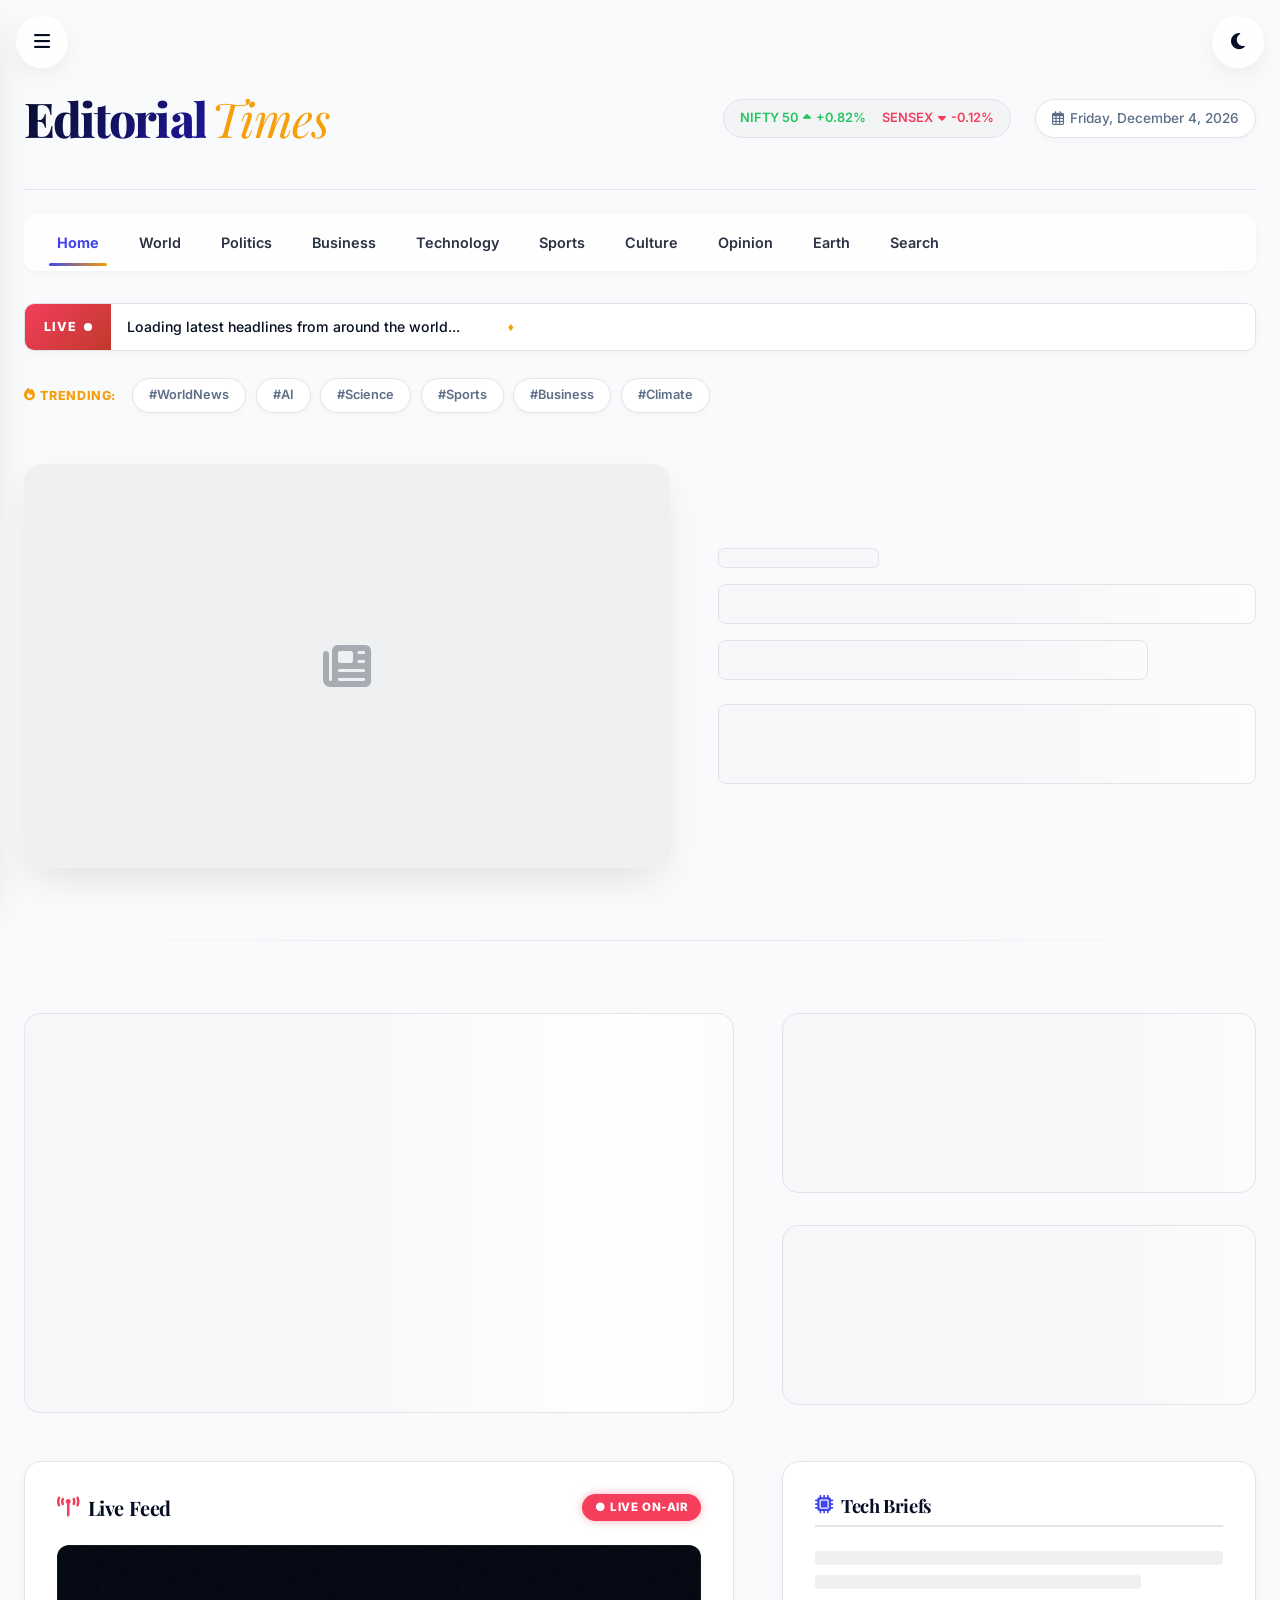
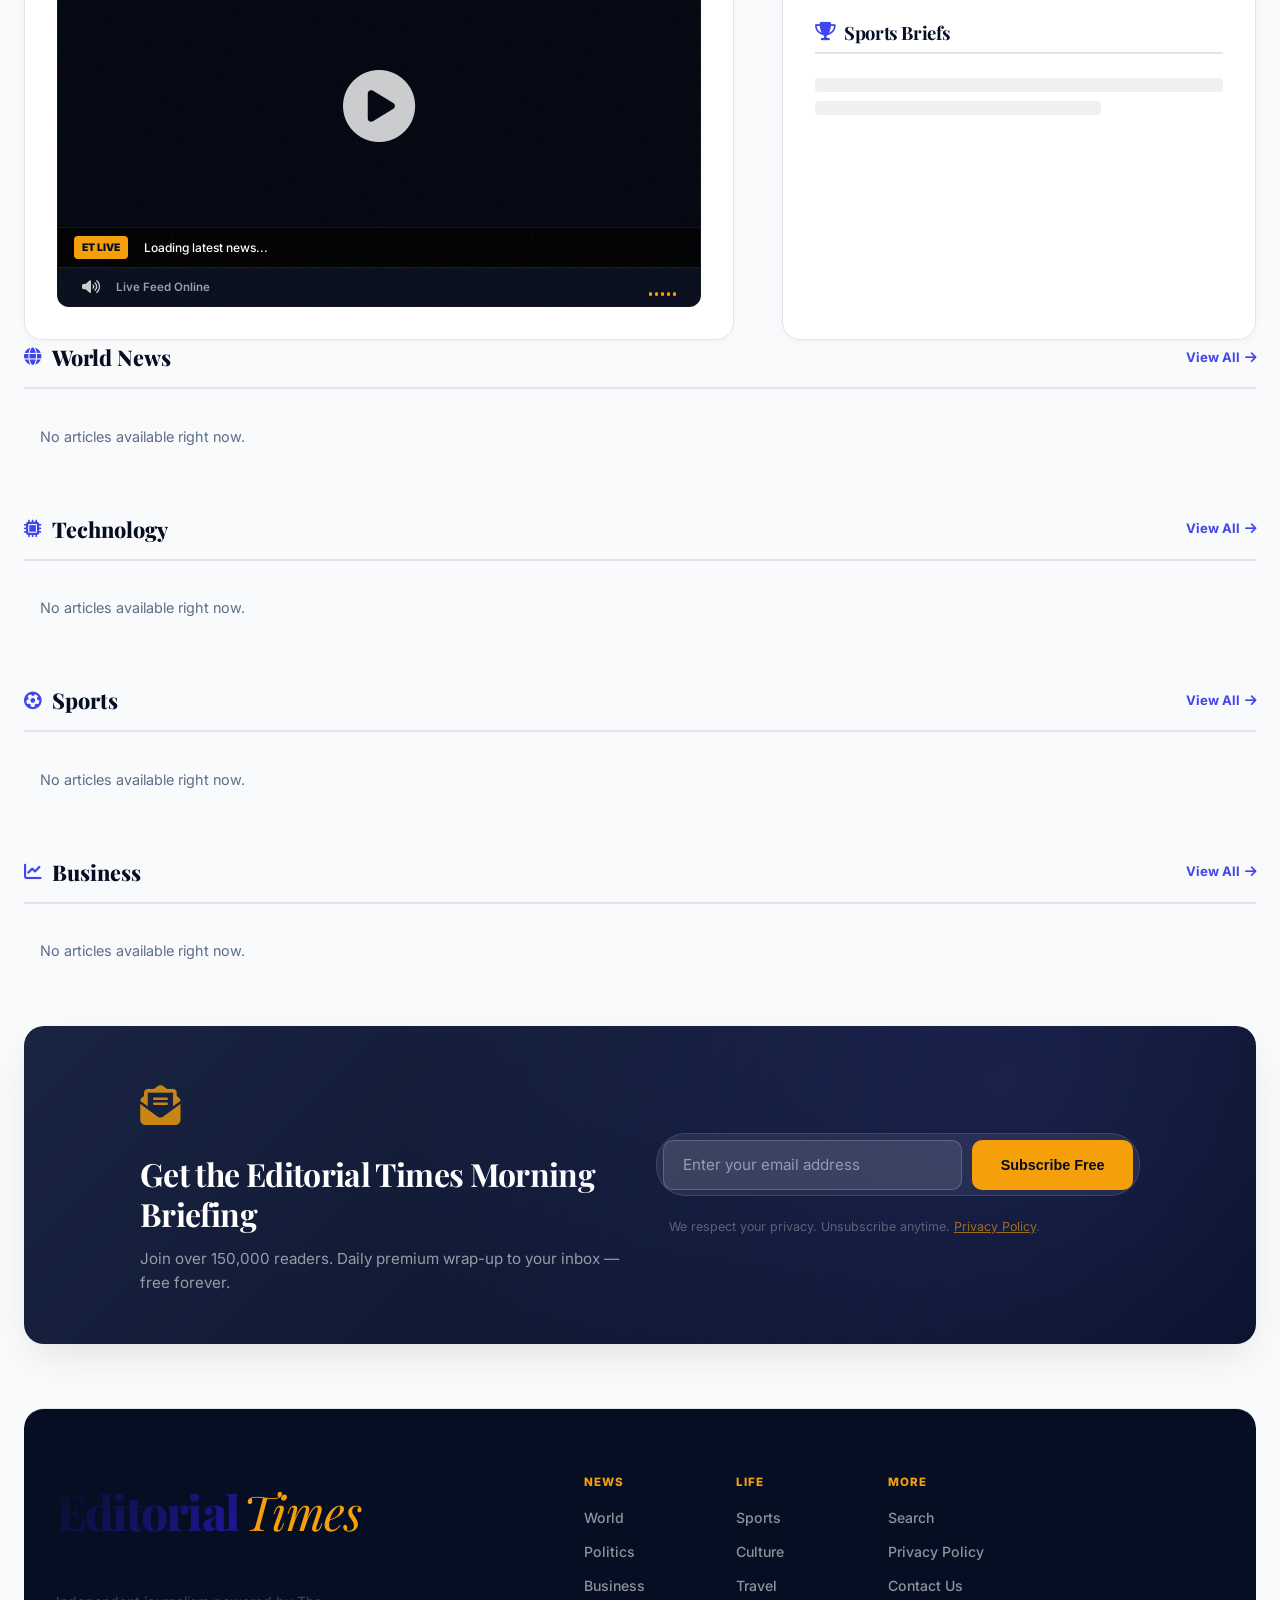
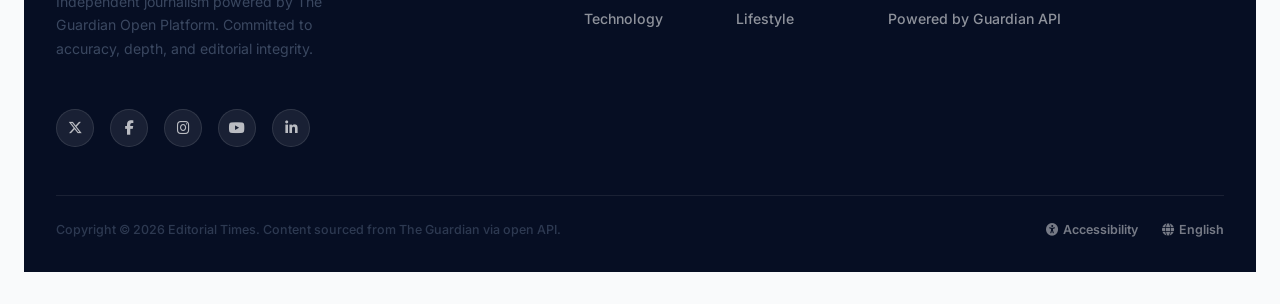
<file: index.html>
<!DOCTYPE html>
<html lang="en">
<head>
  <meta charset="UTF-8"/>
  <meta name="viewport" content="width=device-width, initial-scale=1.0"/>
  <meta name="description" content="Editorial Times - Live breaking news, deep analytics and stories from around the globe, powered by The Guardian API."/>
  <title>Editorial Times - Breaking News & Analysis</title>
  <link rel="preconnect" href="https://fonts.googleapis.com">
  <link rel="preconnect" href="https://fonts.gstatic.com" crossorigin>
  <link href="https://fonts.googleapis.com/css2?family=Inter:wght@300;400;500;600;700;800&family=Playfair+Display:ital,wght@0,400;0,600;0,700;0,800;1,400;1,700&display=swap" rel="stylesheet">
  <link rel="stylesheet" href="https://cdnjs.cloudflare.com/ajax/libs/font-awesome/6.4.0/css/all.min.css"/>
  <link rel="stylesheet" href="style.css"/>
</head>
<body class="loading">

<div class="reading-progress-bar" id="progressBar" aria-hidden="true"></div>
<a href="#main-content" class="skip-to-content">Skip to content</a>

<button class="sidebar-toggle" id="sidebarToggle" aria-label="Open Navigation">
  <i class="fas fa-bars"></i>
</button>
<button class="dark-mode-toggle" id="darkModeToggle" aria-label="Toggle Dark Mode">
  <i class="fas fa-moon"></i>
</button>

<div class="sidebar-overlay" id="sidebarOverlay"></div>

<aside class="sidebar" id="sidebar" aria-label="Main Navigation">
  <div class="sidebar-header">
    <h2 class="sidebar-brand">Editorial Times</h2>
    <button class="sidebar-close" id="sidebarClose" aria-label="Close Sidebar">
      <i class="fas fa-times"></i>
    </button>
  </div>
  <div class="sidebar-user">
    <div class="user-avatar">ET</div>
    <div class="user-info">
      <span class="user-name">Guest Reader</span>
      <span class="user-status">Free Access · Live News</span>
    </div>
  </div>
  <div class="search-container">
    <input type="text" placeholder="Search news, topics..." id="searchInput" aria-label="Search articles"/>
    <button class="search-btn" id="searchBtn" aria-label="Search">
      <i class="fas fa-search"></i>
    </button>
  </div>
  <nav class="sidebar-nav">
    <ul class="menu">
      <li class="menu-item active">
        <a href="index.html" class="menu-link">
          <div><i class="fas fa-home"></i><span>Home</span></div>
        </a>
      </li>
      <li class="menu-item has-submenu">
        <button class="menu-link toggle-submenu" aria-expanded="false" aria-controls="news-sub">
          <div><i class="fas fa-newspaper"></i><span>News</span></div>
          <i class="fas fa-chevron-down arrow"></i>
        </button>
        <ul class="submenu" id="news-sub">
          <li><a href="category.html?section=world">World News</a></li>
          <li><a href="category.html?section=politics">Politics</a></li>
          <li><a href="category.html?section=business">Business</a></li>
          <li><a href="category.html?section=technology">Technology</a></li>
        </ul>
      </li>
      <li class="menu-item">
        <a href="category.html?section=sport" class="menu-link">
          <div><i class="fas fa-futbol"></i><span>Sports</span></div>
        </a>
      </li>
      <li class="menu-item has-submenu">
        <button class="menu-link toggle-submenu" aria-expanded="false" aria-controls="biz-sub">
          <div><i class="fas fa-chart-line"></i><span>Business</span></div>
          <i class="fas fa-chevron-down arrow"></i>
        </button>
        <ul class="submenu" id="biz-sub">
          <li><a href="category.html?section=business">Markets</a></li>
          <li><a href="category.html?section=business">Economy</a></li>
        </ul>
      </li>
      <li class="menu-item has-submenu">
        <button class="menu-link toggle-submenu" aria-expanded="false" aria-controls="tech-sub">
          <div><i class="fas fa-lightbulb"></i><span>Innovation</span></div>
          <i class="fas fa-chevron-down arrow"></i>
        </button>
        <ul class="submenu" id="tech-sub">
          <li><a href="category.html?section=technology">Artificial Intelligence</a></li>
          <li><a href="category.html?section=science">Science</a></li>
          <li><a href="category.html?section=environment">Environment</a></li>
        </ul>
      </li>
      <li class="menu-item has-submenu">
        <button class="menu-link toggle-submenu" aria-expanded="false" aria-controls="cult-sub">
          <div><i class="fas fa-palette"></i><span>Culture</span></div>
          <i class="fas fa-chevron-down arrow"></i>
        </button>
        <ul class="submenu" id="cult-sub">
          <li><a href="category.html?section=film">Film &amp; Cinema</a></li>
          <li><a href="category.html?section=music">Music</a></li>
          <li><a href="category.html?section=books">Books</a></li>
        </ul>
      </li>
      <li class="menu-item">
        <a href="category.html?section=travel" class="menu-link">
          <div><i class="fas fa-plane"></i><span>Travel</span></div>
        </a>
      </li>
      <li class="menu-item">
        <a href="category.html?section=lifeandstyle" class="menu-link">
          <div><i class="fas fa-heart"></i><span>Lifestyle</span></div>
        </a>
      </li>
      <li class="menu-item">
        <a href="search.html" class="menu-link">
          <div><i class="fas fa-search"></i><span>Search</span></div>
        </a>
      </li>
    </ul>
  </nav>
  <div class="sidebar-footer">
    <span class="sidebar-tag">ENGAGE</span>
    <div class="sidebar-socials">
      <a href="#" aria-label="Twitter X"><i class="fab fa-x-twitter"></i></a>
      <a href="#" aria-label="YouTube"><i class="fab fa-youtube"></i></a>
      <a href="#" aria-label="Instagram"><i class="fab fa-instagram"></i></a>
    </div>
  </div>
</aside>

<div class="main-wrapper">
  <header class="header">
    <div class="header-content">
      <div class="logo-section">
        <div class="logo">
          <span class="logo-text">Editorial</span>
          <span class="logo-accent">Times</span>
        </div>
      </div>
      <div class="header-widgets">
        <div class="market-ticker" aria-label="Market data">
          <span class="market-index positive" id="mkt1">NIFTY 50 <i class="fas fa-caret-up"></i> +0.82%</span>
          <span class="market-index negative" id="mkt2">SENSEX <i class="fas fa-caret-down"></i> -0.12%</span>
        </div>
        <div class="header-date">
          <i class="far fa-calendar-alt"></i>
          <span id="currentDate"></span>
        </div>
      </div>
    </div>
  </header>

  <nav class="top-nav" aria-label="Section navigation">
    <ul class="nav-list" id="topNavList">
      <li><a href="index.html" class="active">Home</a></li>
      <li><a href="category.html?section=world">World</a></li>
      <li><a href="category.html?section=politics">Politics</a></li>
      <li><a href="category.html?section=business">Business</a></li>
      <li><a href="category.html?section=technology">Technology</a></li>
      <li><a href="category.html?section=sport">Sports</a></li>
      <li><a href="category.html?section=culture">Culture</a></li>
      <li><a href="category.html?section=opinion">Opinion</a></li>
      <li><a href="category.html?section=environment">Earth</a></li>
      <li><a href="search.html">Search</a></li>
    </ul>
  </nav>

  <!-- Ticker: populated by API -->
  <div class="breaking-news-ticker" role="region" aria-label="Breaking news">
    <span class="ticker-label">LIVE <span class="pulse-dot"></span></span>
    <div class="ticker-wrap">
      <div class="ticker-items" id="tickerItems">
        <span class="ticker-item">Loading latest headlines from around the world...</span>
      </div>
    </div>
  </div>

  <!-- Trending pills: populated by API tags -->
  <div class="trending-topics" aria-label="Trending topics">
    <span class="trending-label"><i class="fas fa-fire"></i> TRENDING:</span>
    <div class="trending-pills" id="trendingPills">
      <a href="category.html?section=world" class="trending-pill">#WorldNews</a>
      <a href="category.html?section=technology" class="trending-pill">#AI</a>
      <a href="category.html?section=science" class="trending-pill">#Science</a>
      <a href="category.html?section=sport" class="trending-pill">#Sports</a>
      <a href="category.html?section=business" class="trending-pill">#Business</a>
      <a href="category.html?section=environment" class="trending-pill">#Climate</a>
    </div>
  </div>

  <main class="main-content" id="main-content">

    <!-- HERO: loaded by API -->
    <article class="featured-story" id="heroSection" data-scroll>
      <div class="hero-split-grid">
        <div class="hero-image-wrapper" style="background:hsl(var(--surface-dark))">
          <div style="width:100%;height:100%;display:flex;align-items:center;justify-content:center;opacity:.3;font-size:3rem;">
            <i class="fas fa-newspaper"></i>
          </div>
        </div>
        <div class="hero-content-wrapper">
          <div style="display:flex;flex-direction:column;gap:1rem">
            <div class="skel-card" style="height:20px;width:30%;border-radius:6px"></div>
            <div class="skel-card" style="height:40px;border-radius:8px"></div>
            <div class="skel-card" style="height:40px;width:80%;border-radius:8px"></div>
            <div class="skel-card" style="height:80px;border-radius:8px;margin-top:.5rem"></div>
          </div>
        </div>
      </div>
    </article>

    <div class="section-divider" aria-hidden="true"></div>

    <!-- MAIN GRID: left big card + right secondary -->
    <section class="news-grid" id="mainGrid">
      <div class="skel-card main-card" style="min-height:400px"></div>
      <div class="secondary-column" id="secondaryCol">
        <div class="skel-card" style="min-height:180px"></div>
        <div class="skel-card" style="min-height:180px"></div>
      </div>
      <!-- Live TV widget stays as-is -->
      <section class="live-section" data-scroll aria-label="Live TV Feed">
        <div class="live-header">
          <h2><i class="fas fa-broadcast-tower"></i> Live Feed</h2>
          <span class="live-badge">● LIVE ON-AIR</span>
        </div>
        <div class="video-showcase-box">
          <div class="noise-overlay"></div>
          <div class="interactive-tv-container">
            <div class="tv-screen-content">
              <i class="fas fa-play-circle play-overlay-trigger" id="tvPlayIcon" role="button" tabindex="0" aria-label="Toggle playback"></i>
              <div class="tv-ticker-overlay">
                <span class="tv-ticker-tag">ET LIVE</span>
                <span class="tv-ticker-text" id="tvTickerText">Loading latest news...</span>
              </div>
            </div>
          </div>
          <div class="tv-controls-dashboard">
            <div class="playback-bar">
              <button class="tv-dash-btn" id="tvMuteBtn" aria-label="Mute"><i class="fas fa-volume-up"></i></button>
              <span class="feed-uptime">Live Feed Online</span>
            </div>
            <div class="live-audio-waveform" aria-hidden="true">
              <span class="wave-bar"></span><span class="wave-bar"></span><span class="wave-bar"></span>
              <span class="wave-bar"></span><span class="wave-bar"></span>
            </div>
          </div>
        </div>
      </section>
      <!-- Quick briefs: loaded by API -->
      <section class="quick-news" id="quickBriefs" data-scroll aria-label="Latest briefs">
        <div class="quick-section">
          <h3><i class="fas fa-microchip"></i> Tech Briefs</h3>
          <div id="techBriefs"><div class="skel-line" style="height:14px;margin:.6rem 0;border-radius:4px;background:hsl(var(--surface-dark))"></div><div class="skel-line" style="height:14px;width:80%;border-radius:4px;background:hsl(var(--surface-dark))"></div></div>
        </div>
        <div class="quick-section">
          <h3><i class="fas fa-trophy"></i> Sports Briefs</h3>
          <div id="sportsBriefs"><div class="skel-line" style="height:14px;margin:.6rem 0;border-radius:4px;background:hsl(var(--surface-dark))"></div><div class="skel-line" style="height:14px;width:70%;border-radius:4px;background:hsl(var(--surface-dark))"></div></div>
        </div>
      </section>
    </section>

    <!-- CATEGORY STRIPS -->
    <div id="categoryStrips"></div>

    <!-- Newsletter -->
    <section class="newsletter-cta" data-scroll>
      <div class="newsletter-grid">
        <div class="newsletter-heading">
          <div class="envelope-badge"><i class="fas fa-envelope-open-text"></i></div>
          <h2>Get the Editorial Times Morning Briefing</h2>
          <p>Join over 150,000 readers. Daily premium wrap-up to your inbox — free forever.</p>
        </div>
        <form class="newsletter-form" id="newsletterForm" aria-label="Newsletter signup">
          <div class="form-input-group">
            <input type="email" placeholder="Enter your email address" required/>
            <button type="submit" class="submit-btn">
              <span class="btn-text">Subscribe Free</span>
              <span class="btn-spinner"><i class="fas fa-circle-notch fa-spin"></i></span>
            </button>
          </div>
          <p class="form-privacy-note">We respect your privacy. Unsubscribe anytime. <a href="#">Privacy Policy</a>.</p>
        </form>
      </div>
    </section>
  </main>

  <footer class="footer">
    <div class="footer-content">
      <div class="footer-brand-column">
        <div class="footer-logo">
          <span class="logo-text">Editorial</span>
          <span class="logo-accent">Times</span>
        </div>
        <p class="footer-mission">Independent journalism powered by The Guardian Open Platform. Committed to accuracy, depth, and editorial integrity.</p>
        <div class="social-links">
          <a href="#" aria-label="Twitter X"><i class="fab fa-x-twitter"></i></a>
          <a href="#" aria-label="Facebook"><i class="fab fa-facebook-f"></i></a>
          <a href="#" aria-label="Instagram"><i class="fab fa-instagram"></i></a>
          <a href="#" aria-label="YouTube"><i class="fab fa-youtube"></i></a>
          <a href="#" aria-label="LinkedIn"><i class="fab fa-linkedin-in"></i></a>
        </div>
      </div>
      <nav class="footer-nav">
        <div class="footer-links-group">
          <span class="footer-col-title">News</span>
          <a href="category.html?section=world">World</a>
          <a href="category.html?section=politics">Politics</a>
          <a href="category.html?section=business">Business</a>
          <a href="category.html?section=technology">Technology</a>
        </div>
        <div class="footer-links-group">
          <span class="footer-col-title">Life</span>
          <a href="category.html?section=sport">Sports</a>
          <a href="category.html?section=culture">Culture</a>
          <a href="category.html?section=travel">Travel</a>
          <a href="category.html?section=lifeandstyle">Lifestyle</a>
        </div>
        <div class="footer-links-group">
          <span class="footer-col-title">More</span>
          <a href="search.html">Search</a>
          <a href="#">Privacy Policy</a>
          <a href="#">Contact Us</a>
          <a href="https://open-platform.theguardian.com" target="_blank" rel="noopener">Powered by Guardian API</a>
        </div>
      </nav>
    </div>
    <div class="footer-divider"></div>
    <div class="footer-bottom">
      <p class="copyright">Copyright &copy; 2026 Editorial Times. Content sourced from The Guardian via open API.</p>
      <div class="footer-meta-links">
        <a href="#"><i class="fas fa-universal-access"></i> Accessibility</a>
        <a href="#"><i class="fas fa-globe"></i> English</a>
      </div>
    </div>
  </footer>
</div>

<div class="toast-container" id="toastContainer" aria-live="assertive" aria-atomic="true"></div>

<script src="script.js"></script>
<script src="api.js"></script>
<script>
// ── HOME PAGE LOGIC ─────────────────────────────────────────────────────────

async function loadHero() {
  const data = await getLatest(1);
  if (!data?.results?.length) return;
  const a = data.results[0];
  const img = getThumb(a);
  const trail = a.fields?.trailText || '';
  const byline = a.fields?.byline || a.sectionName;
  const ago = timeAgo(a.webPublicationDate);
  document.getElementById('heroSection').innerHTML = `
    <div class="hero-split-grid">
      <div class="hero-image-wrapper">
        <img src="${img}" alt="${escapeHTML(a.webTitle)}" class="story-image" width="800" height="500"
             onerror="this.src='${FALLBACKS.default}'"/>
        <div class="hero-tag-badge">LATEST</div>
      </div>
      <div class="hero-content-wrapper">
        <div class="article-meta">
          <span class="category font-sans">${escapeHTML(a.sectionName)}</span>
          <span class="divider">•</span>
          <span class="date">${ago}</span>
        </div>
        <h1 class="main-headline">${escapeHTML(a.webTitle)}</h1>
        <div class="story-text">
          <p class="lead">${escapeHTML(trail)}</p>
        </div>
        <div class="article-actions">
          <a href="${articlePageUrl(a)}" class="action-btn read-more">Read Story <i class="fas fa-arrow-right"></i></a>
          <button class="action-btn bookmark-btn" data-bookmarked="false" aria-label="Bookmark">
            <i class="far fa-bookmark"></i>
          </button>
          <button class="action-btn share-btn" aria-label="Share"><i class="far fa-share-square"></i></button>
        </div>
      </div>
    </div>`;
  // update live TV ticker text
  const tvText = document.getElementById('tvTickerText');
  if (tvText) tvText.textContent = a.webTitle;
  reattachInteractivity();
}

async function loadMainGrid() {
  const data = await getTopStories(3, 2); // skip page 1 (hero used it)
  if (!data?.results) return;
  const [main, c1, c2] = data.results;

  if (main) {
    document.querySelector('#mainGrid .skel-card.main-card').outerHTML = renderBigCard(main);
  }
  const sec = document.getElementById('secondaryCol');
  const cards = [c1, c2].filter(Boolean).map(renderCompactCard).join('');
  sec.innerHTML = cards || '';
  reattachInteractivity();
}

function renderBigCard(a) {
  const img = getThumb(a);
  const badge = sectionBadgeClass(a.sectionId);
  const trail = a.fields?.trailText || '';
  const url = articlePageUrl(a);
  return `
  <article class="news-card main-card" data-scroll>
    <div class="card-image-container">
      <img src="${img}" alt="${escapeHTML(a.webTitle)}" class="news-img" width="600" height="350"
           onerror="this.src='${FALLBACKS.default}'"/>
      <span class="category-badge ${badge}">${escapeHTML(a.sectionName)}</span>
      <button class="card-bookmark" data-bookmarked="false" aria-label="Bookmark"><i class="far fa-bookmark"></i></button>
    </div>
    <div class="card-body">
      <h2 class="news-title"><a href="${url}">${escapeHTML(a.webTitle)}</a></h2>
      <p class="news-excerpt">${escapeHTML(trail)}</p>
      <div class="card-footer">
        <a href="${url}" class="read-more">Read Full Story <i class="fas fa-arrow-right"></i></a>
        <div class="card-stats"><span><i class="far fa-clock"></i> ${timeAgo(a.webPublicationDate)}</span></div>
      </div>
    </div>
  </article>`;
}

function renderCompactCard(a) {
  const img = getThumb(a);
  const badge = sectionBadgeClass(a.sectionId);
  const trail = a.fields?.trailText || '';
  const url = articlePageUrl(a);
  return `
  <article class="news-card compact" data-scroll>
    <div class="compact-content">
      <div class="card-image-container">
        <img src="${img}" alt="${escapeHTML(a.webTitle)}" class="compact-img" width="200" height="180"
             onerror="this.src='${FALLBACKS.default}'"/>
        <span class="category-badge ${badge}">${escapeHTML(a.sectionName)}</span>
        <button class="card-bookmark" data-bookmarked="false" aria-label="Bookmark"><i class="far fa-bookmark"></i></button>
      </div>
      <div class="compact-text">
        <h3 class="news-title small"><a href="${url}">${escapeHTML(a.webTitle)}</a></h3>
        <p class="news-excerpt">${escapeHTML(trail.slice(0,120))}${trail.length > 120 ? '…' : ''}</p>
        <div class="card-footer">
          <a href="${url}" class="read-more">Read More <i class="fas fa-arrow-right"></i></a>
          <span class="brief-time">${timeAgo(a.webPublicationDate)}</span>
        </div>
      </div>
    </div>
  </article>`;
}

function renderQuickItem(a) {
  const url = articlePageUrl(a);
  return `
  <article class="quick-item">
    <div class="brief-meta">
      <span class="brief-time">${timeAgo(a.webPublicationDate)}</span>
      <span class="brief-bullet"></span>
    </div>
    <h4><a href="${url}">${escapeHTML(a.webTitle)}</a></h4>
    <p>${escapeHTML((a.fields?.trailText || '').slice(0,110))}…</p>
  </article>`;
}

async function loadQuickBriefs() {
  const [tech, sport] = await Promise.all([
    getCategoryStrip('technology', 2),
    getCategoryStrip('sport', 2)
  ]);
  if (tech?.results) document.getElementById('techBriefs').innerHTML = tech.results.map(renderQuickItem).join('');
  if (sport?.results) document.getElementById('sportsBriefs').innerHTML = sport.results.map(renderQuickItem).join('');
}

async function loadTicker() {
  const data = await getTopStories(12);
  if (!data?.results) return;
  const items = data.results.map(a => `<span class="ticker-item">${escapeHTML(a.webTitle)}</span>`).join('');
  const track = document.getElementById('tickerItems');
  track.innerHTML = items + items; // duplicate for seamless loop
}

const CAT_STRIPS = [
  { section:'world',      label:'World News',   icon:'fa-globe' },
  { section:'technology', label:'Technology',   icon:'fa-microchip' },
  { section:'sport',      label:'Sports',       icon:'fa-futbol' },
  { section:'business',   label:'Business',     icon:'fa-chart-line' },
];

async function loadCategoryStrips() {
  const container = document.getElementById('categoryStrips');
  for (const { section, label, icon } of CAT_STRIPS) {
    const stripEl = document.createElement('div');
    stripEl.className = 'cat-strip';
    stripEl.innerHTML = `
      <div class="cat-strip-header">
        <div class="cat-strip-title"><i class="fas ${icon} strip-icon"></i>${label}</div>
        <a href="category.html?section=${section}" class="cat-strip-link">View All <i class="fas fa-arrow-right"></i></a>
      </div>
      <div class="strip-grid" id="strip-${section}">${skeleton(3)}</div>`;
    container.appendChild(stripEl);

    const data = await getCategoryStrip(section, 3);
    const grid = document.getElementById(`strip-${section}`);
    if (data?.results?.length) {
      grid.innerHTML = data.results.map(a => {
        const img = getThumb(a);
        const url = articlePageUrl(a);
        return `
          <a href="${url}" class="strip-card" data-scroll>
            <div class="strip-card-img"><img src="${img}" alt="${escapeHTML(a.webTitle)}" loading="lazy"
                 onerror="this.src='${FALLBACKS[section] || FALLBACKS.default}'"/></div>
            <div class="strip-card-body">
              <div class="strip-card-tag">${escapeHTML(a.sectionName)}</div>
              <div class="strip-card-title">${escapeHTML(a.webTitle)}</div>
              <div class="strip-card-meta">${timeAgo(a.webPublicationDate)}</div>
            </div>
          </a>`;
      }).join('');
      reattachInteractivity();
    } else {
      grid.innerHTML = '<p style="color:hsl(var(--muted));font-size:.9rem;padding:1rem">No articles available right now.</p>';
    }
  }
}

// Boot
(async () => {
  await Promise.all([loadHero(), loadTicker()]);
  await Promise.all([loadMainGrid(), loadQuickBriefs()]);
  loadCategoryStrips();
})();
</script>
</body>
</html>
</file>
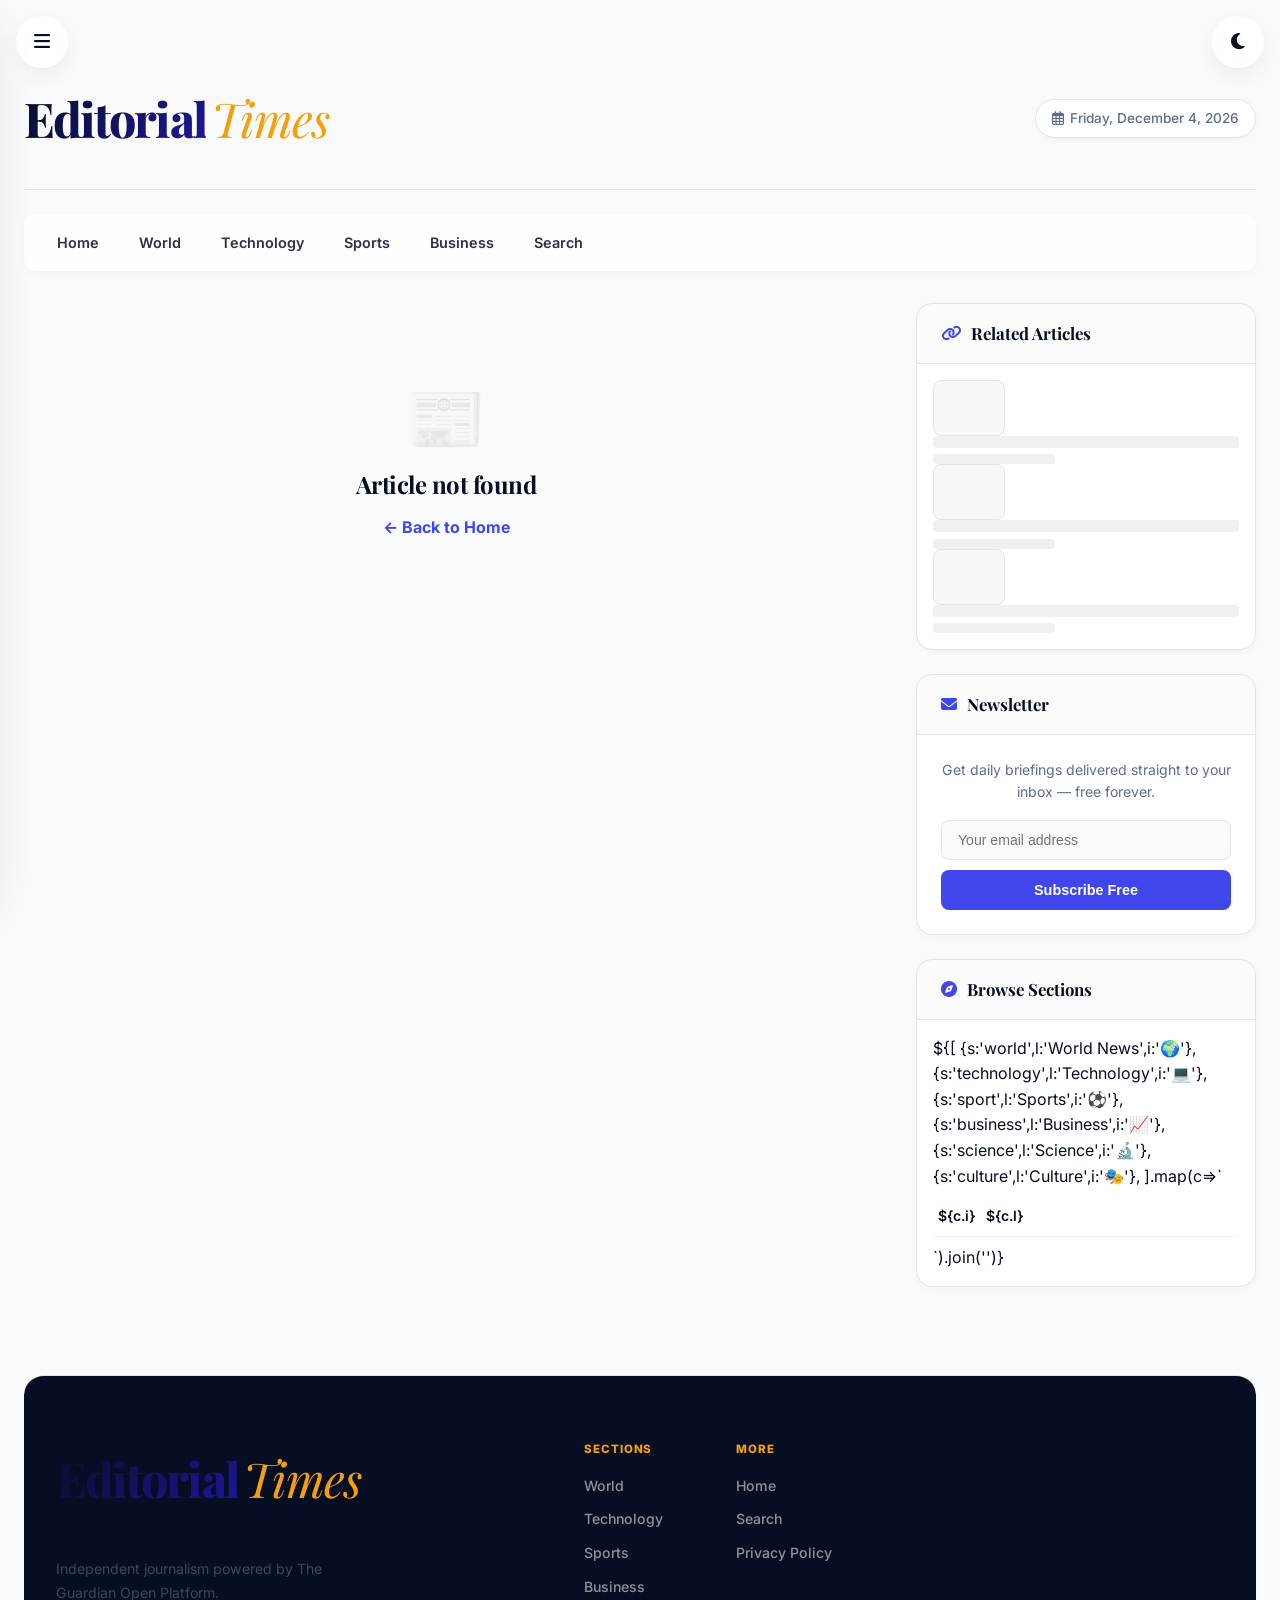
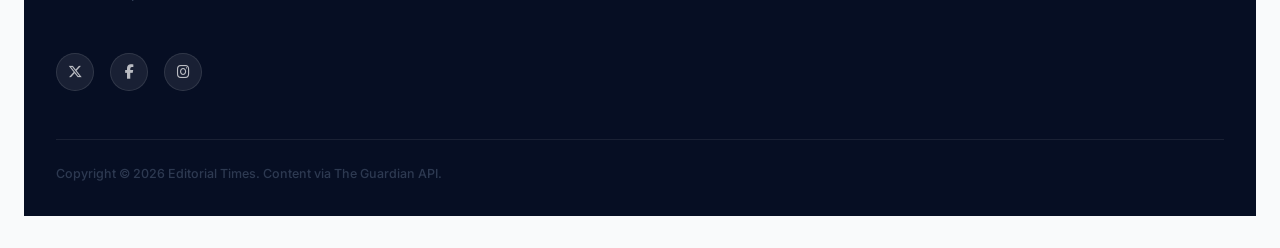
<file: article.html>
<!DOCTYPE html>
<html lang="en">
<head>
  <meta charset="UTF-8"/>
  <meta name="viewport" content="width=device-width, initial-scale=1.0"/>
  <title>Article - Editorial Times</title>
  <link rel="preconnect" href="https://fonts.googleapis.com">
  <link rel="preconnect" href="https://fonts.gstatic.com" crossorigin>
  <link href="https://fonts.googleapis.com/css2?family=Inter:wght@300;400;500;600;700;800&family=Playfair+Display:ital,wght@0,400;0,600;0,700;0,800;1,400;1,700&display=swap" rel="stylesheet">
  <link rel="stylesheet" href="https://cdnjs.cloudflare.com/ajax/libs/font-awesome/6.4.0/css/all.min.css"/>
  <link rel="stylesheet" href="style.css"/>
</head>
<body class="loading">

<div class="reading-progress-bar" id="progressBar" aria-hidden="true"></div>
<a href="#main-content" class="skip-to-content">Skip to content</a>
<button class="sidebar-toggle" id="sidebarToggle"><i class="fas fa-bars"></i></button>
<button class="dark-mode-toggle" id="darkModeToggle"><i class="fas fa-moon"></i></button>
<div class="sidebar-overlay" id="sidebarOverlay"></div>

<aside class="sidebar" id="sidebar">
  <div class="sidebar-header">
    <h2 class="sidebar-brand">Editorial Times</h2>
    <button class="sidebar-close" id="sidebarClose"><i class="fas fa-times"></i></button>
  </div>
  <div class="sidebar-user">
    <div class="user-avatar">ET</div>
    <div class="user-info"><span class="user-name">Guest Reader</span><span class="user-status">Free Access</span></div>
  </div>
  <div class="search-container">
    <input type="text" placeholder="Search news, topics..." id="searchInput"/>
    <button class="search-btn" id="searchBtn"><i class="fas fa-search"></i></button>
  </div>
  <nav class="sidebar-nav">
    <ul class="menu">
      <li class="menu-item"><a href="index.html" class="menu-link"><div><i class="fas fa-home"></i><span>Home</span></div></a></li>
      <li class="menu-item has-submenu">
        <button class="menu-link toggle-submenu" aria-expanded="false" aria-controls="news-sub">
          <div><i class="fas fa-newspaper"></i><span>News</span></div><i class="fas fa-chevron-down arrow"></i>
        </button>
        <ul class="submenu" id="news-sub">
          <li><a href="category.html?section=world">World News</a></li>
          <li><a href="category.html?section=politics">Politics</a></li>
          <li><a href="category.html?section=business">Business</a></li>
          <li><a href="category.html?section=technology">Technology</a></li>
        </ul>
      </li>
      <li class="menu-item"><a href="category.html?section=sport" class="menu-link"><div><i class="fas fa-futbol"></i><span>Sports</span></div></a></li>
      <li class="menu-item"><a href="search.html" class="menu-link"><div><i class="fas fa-search"></i><span>Search</span></div></a></li>
    </ul>
  </nav>
  <div class="sidebar-footer">
    <span class="sidebar-tag">ENGAGE</span>
    <div class="sidebar-socials">
      <a href="#"><i class="fab fa-x-twitter"></i></a>
      <a href="#"><i class="fab fa-youtube"></i></a>
      <a href="#"><i class="fab fa-instagram"></i></a>
    </div>
  </div>
</aside>

<div class="main-wrapper">
  <header class="header">
    <div class="header-content">
      <div class="logo-section">
        <div class="logo"><a href="index.html" style="text-decoration:none;display:flex;align-items:baseline;gap:.3rem">
          <span class="logo-text">Editorial</span><span class="logo-accent">Times</span>
        </a></div>
      </div>
      <div class="header-widgets">
        <div class="header-date"><i class="far fa-calendar-alt"></i><span id="currentDate"></span></div>
      </div>
    </div>
  </header>

  <nav class="top-nav">
    <ul class="nav-list" id="topNav">
      <li><a href="index.html">Home</a></li>
      <li><a href="category.html?section=world">World</a></li>
      <li><a href="category.html?section=technology">Technology</a></li>
      <li><a href="category.html?section=sport">Sports</a></li>
      <li><a href="category.html?section=business">Business</a></li>
      <li><a href="search.html">Search</a></li>
    </ul>
  </nav>

  <main id="main-content">
    <div class="article-layout">

      <!-- Main article -->
      <div class="article-main" id="articleMain">
        <!-- Skeleton while loading -->
        <div id="articleSkeleton">
          <div style="display:flex;gap:.5rem;margin-bottom:1.5rem">
            <div class="skel-line s" style="height:12px;width:80px;border-radius:4px;background:hsl(var(--surface-dark))"></div>
            <div class="skel-line s" style="height:12px;width:40px;border-radius:4px;background:hsl(var(--surface-dark))"></div>
            <div class="skel-line s" style="height:12px;width:80px;border-radius:4px;background:hsl(var(--surface-dark))"></div>
          </div>
          <div class="skel-card" style="height:50px;margin-bottom:1rem;border-radius:8px"></div>
          <div class="skel-card" style="height:50px;width:75%;margin-bottom:2rem;border-radius:8px"></div>
          <div class="skel-card" style="height:200px;margin-bottom:2rem;border-radius:12px"></div>
          <div class="skel-card" style="height:400px;border-radius:12px;margin-bottom:1rem"></div>
        </div>
      </div>

      <!-- Sidebar widgets -->
      <aside class="article-sidebar" id="articleSidebar">
        <div class="sidebar-widget" id="relatedWidget">
          <div class="widget-header"><i class="fas fa-link"></i> Related Articles</div>
          <div class="widget-body" id="relatedList">
            <div class="related-item-skel"><div class="related-thumb skel-card"></div><div class="related-info"><div class="skel-line" style="height:12px;margin-bottom:.4rem;border-radius:4px;background:hsl(var(--surface-dark))"></div><div class="skel-line s" style="height:10px;border-radius:4px;background:hsl(var(--surface-dark))"></div></div></div>
            <div class="related-item-skel"><div class="related-thumb skel-card"></div><div class="related-info"><div class="skel-line" style="height:12px;margin-bottom:.4rem;border-radius:4px;background:hsl(var(--surface-dark))"></div><div class="skel-line s" style="height:10px;border-radius:4px;background:hsl(var(--surface-dark))"></div></div></div>
            <div class="related-item-skel"><div class="related-thumb skel-card"></div><div class="related-info"><div class="skel-line" style="height:12px;margin-bottom:.4rem;border-radius:4px;background:hsl(var(--surface-dark))"></div><div class="skel-line s" style="height:10px;border-radius:4px;background:hsl(var(--surface-dark))"></div></div></div>
          </div>
        </div>
        <div class="sidebar-widget">
          <div class="widget-header"><i class="fas fa-envelope"></i> Newsletter</div>
          <div class="newsletter-widget">
            <p>Get daily briefings delivered straight to your inbox — free forever.</p>
            <input type="email" placeholder="Your email address"/>
            <button onclick="if(typeof showToast==='function')showToast('Subscribed! Check your inbox.','fa-check')">Subscribe Free</button>
          </div>
        </div>
        <div class="sidebar-widget">
          <div class="widget-header"><i class="fas fa-compass"></i> Browse Sections</div>
          <div class="widget-body" style="display:flex;flex-direction:column;gap:.5rem">
            ${[
              {s:'world',l:'World News',i:'🌍'},
              {s:'technology',l:'Technology',i:'💻'},
              {s:'sport',l:'Sports',i:'⚽'},
              {s:'business',l:'Business',i:'📈'},
              {s:'science',l:'Science',i:'🔬'},
              {s:'culture',l:'Culture',i:'🎭'},
            ].map(c=>`<a href="category.html?section=${c.s}" style="display:flex;align-items:center;gap:.7rem;padding:.5rem .3rem;color:hsl(var(--foreground));font-size:.88rem;font-weight:600;border-bottom:1px solid hsl(var(--border)/0.5);transition:color .15s" onmouseover="this.style.color='hsl(var(--primary))'" onmouseout="this.style.color=''"><span>${c.i}</span>${c.l}</a>`).join('')}
          </div>
        </div>
      </aside>
    </div>
  </main>

  <footer class="footer">
    <div class="footer-content">
      <div class="footer-brand-column">
        <div class="footer-logo"><span class="logo-text">Editorial</span><span class="logo-accent">Times</span></div>
        <p class="footer-mission">Independent journalism powered by The Guardian Open Platform.</p>
        <div class="social-links">
          <a href="#"><i class="fab fa-x-twitter"></i></a>
          <a href="#"><i class="fab fa-facebook-f"></i></a>
          <a href="#"><i class="fab fa-instagram"></i></a>
        </div>
      </div>
      <nav class="footer-nav">
        <div class="footer-links-group">
          <span class="footer-col-title">Sections</span>
          <a href="category.html?section=world">World</a>
          <a href="category.html?section=technology">Technology</a>
          <a href="category.html?section=sport">Sports</a>
          <a href="category.html?section=business">Business</a>
        </div>
        <div class="footer-links-group">
          <span class="footer-col-title">More</span>
          <a href="index.html">Home</a>
          <a href="search.html">Search</a>
          <a href="#">Privacy Policy</a>
        </div>
      </nav>
    </div>
    <div class="footer-divider"></div>
    <div class="footer-bottom">
      <p class="copyright">Copyright &copy; 2026 Editorial Times. Content via The Guardian API.</p>
    </div>
  </footer>
</div>

<div class="toast-container" id="toastContainer" aria-live="assertive"></div>
<script src="script.js"></script>
<script src="api.js"></script>
<script>
const urlP = new URLSearchParams(location.search);
const ARTICLE_ID = urlP.get('id');
const SECTION = urlP.get('sec') || '';

if (!ARTICLE_ID) {
  document.getElementById('articleSkeleton').innerHTML = `
    <div style="text-align:center;padding:4rem 1rem">
      <p style="font-size:4rem;opacity:.2">📰</p>
      <h2 style="margin-bottom:1rem">Article not found</h2>
      <a href="index.html" style="color:hsl(var(--primary));font-weight:700">← Back to Home</a>
    </div>`;
} else {
  loadArticle();
}

async function loadArticle() {
  const data = await getArticleById(ARTICLE_ID);
  const skel = document.getElementById('articleSkeleton');

  if (!data?.content) {
    skel.innerHTML = `<div style="text-align:center;padding:4rem"><p>Could not load article.</p><a href="index.html">← Home</a></div>`;
    return;
  }

  const a = data.content;
  const img = getThumb(a);
  const byline = a.fields?.byline || 'Editorial Times Staff';
  const standfirst = a.fields?.standfirst || a.fields?.trailText || '';
  const bodyText = a.fields?.bodyText || '';
  const wordcount = parseInt(a.fields?.wordcount) || 300;
  const ago = timeAgo(a.webPublicationDate);
  const fullDate = new Date(a.webPublicationDate).toLocaleDateString('en-US', { weekday:'long', year:'numeric', month:'long', day:'numeric' });
  const initials = byline.split(' ').slice(0,2).map(w=>w[0]).join('').toUpperCase() || 'ET';

  // Update nav active state
  if (SECTION) {
    document.querySelectorAll('#topNav a').forEach(a => {
      if (a.href.includes(`section=${SECTION}`)) a.classList.add('active');
    });
  }

  // Update page title
  document.title = `${a.webTitle} - Editorial Times`;

  // Render article
  skel.outerHTML = `
    <div id="articleContent">
      <div class="article-breadcrumb">
        <a href="index.html">Home</a>
        <span>›</span>
        <a href="category.html?section=${a.sectionId}">${escapeHTML(a.sectionName)}</a>
        <span>›</span>
        <span style="color:hsl(var(--foreground));font-weight:500">${escapeHTML(a.webTitle.slice(0,40))}…</span>
      </div>

      <div class="article-header">
        <div class="article-section-tag">${escapeHTML(a.sectionName)}</div>
        <h1 class="article-headline">${escapeHTML(a.webTitle)}</h1>
        ${standfirst ? `<p class="article-standfirst">${escapeHTML(standfirst.replace(/<[^>]*>/g,''))}</p>` : ''}
      </div>

      <div class="article-byline-bar">
        <div class="author-avatar">${escapeHTML(initials)}</div>
        <div class="author-info">
          <div class="author-name">${escapeHTML(byline)}</div>
          <div class="article-date">${escapeHTML(fullDate)}</div>
        </div>
        <div class="article-stats">
          <span><i class="far fa-clock"></i> ${readTime(wordcount)}</span>
          <span><i class="fas fa-calendar-alt"></i> ${ago}</span>
        </div>
      </div>

      <div class="article-hero-image">
        <img src="${img}" alt="${escapeHTML(a.webTitle)}" onerror="this.src='${FALLBACKS.default}'"/>
      </div>

      <div class="article-share-bar">
        <span>SHARE</span>
        <button class="share-social-btn" title="Copy link" onclick="copyToClipboard(window.location.href).then(()=>showToast('Link copied!','fa-link')).catch(()=>showToast('Unable to copy link.','fa-triangle-exclamation'))"><i class="fas fa-link"></i></button>
        <button class="share-social-btn" title="Share on X" onclick="window.open('https://x.com/intent/tweet?text=${encodeURIComponent(a.webTitle)}&url=${encodeURIComponent(a.webUrl)}','_blank')"><i class="fab fa-x-twitter"></i></button>
        <button class="share-social-btn" title="Share on Facebook" onclick="window.open('https://www.facebook.com/sharer/sharer.php?u=${encodeURIComponent(a.webUrl)}','_blank')"><i class="fab fa-facebook-f"></i></button>
        <button class="share-social-btn bookmark-btn" data-bookmarked="false" title="Bookmark" aria-label="Bookmark"><i class="far fa-bookmark"></i></button>
      </div>

      <div class="article-body">
        ${bodyText
          ? bodyText.split('\n').filter(Boolean).slice(0,6).map(p=>`<p>${escapeHTML(p)}</p>`).join('')
          : standfirst
            ? `<p>${escapeHTML(standfirst.replace(/<[^>]*>/g,''))}</p><p>This article was originally published on The Guardian. Click the button below to read the full story.</p>`
            : '<p>Click the button below to read the full story on The Guardian website.</p>'
        }
      </div>

      <a href="${a.webUrl}" target="_blank" rel="noopener" class="read-full-cta">
        <i class="fas fa-external-link-alt"></i>
        Read Full Article on The Guardian
      </a>

      <div class="article-tags">
        <a href="category.html?section=${a.sectionId}" class="article-tag">${escapeHTML(a.sectionName)}</a>
        <a href="search.html?q=${encodeURIComponent(a.webTitle.split(' ').slice(0,3).join(' '))}" class="article-tag">Related Stories</a>
        <span class="article-tag" style="cursor:default;pointer-events:none">${new Date(a.webPublicationDate).getFullYear()}</span>
      </div>
    </div>`;

  reattachInteractivity();

  // Load related articles
  if (a.sectionId) loadRelated(a.sectionId, ARTICLE_ID);
}

async function loadRelated(section, excludeId) {
  const data = await getRelated(section, excludeId, 5);
  if (!data?.results) return;
  const articles = data.results.filter(a => a.id !== decodeURIComponent(excludeId)).slice(0,4);
  document.getElementById('relatedList').innerHTML = articles.map(a => {
    const img = getThumb(a);
    const url = articlePageUrl(a);
    return `
    <a href="${url}" class="related-item">
      <div class="related-thumb"><img src="${img}" alt="${escapeHTML(a.webTitle)}" loading="lazy" onerror="this.src='${FALLBACKS.default}'"/></div>
      <div class="related-info">
        <div class="related-title">${escapeHTML(a.webTitle)}</div>
        <div class="related-meta">${escapeHTML(a.sectionName)} · ${timeAgo(a.webPublicationDate)}</div>
      </div>
    </a>`;
  }).join('');
  reattachInteractivity();
}
</script>
</body>
</html>
</file>
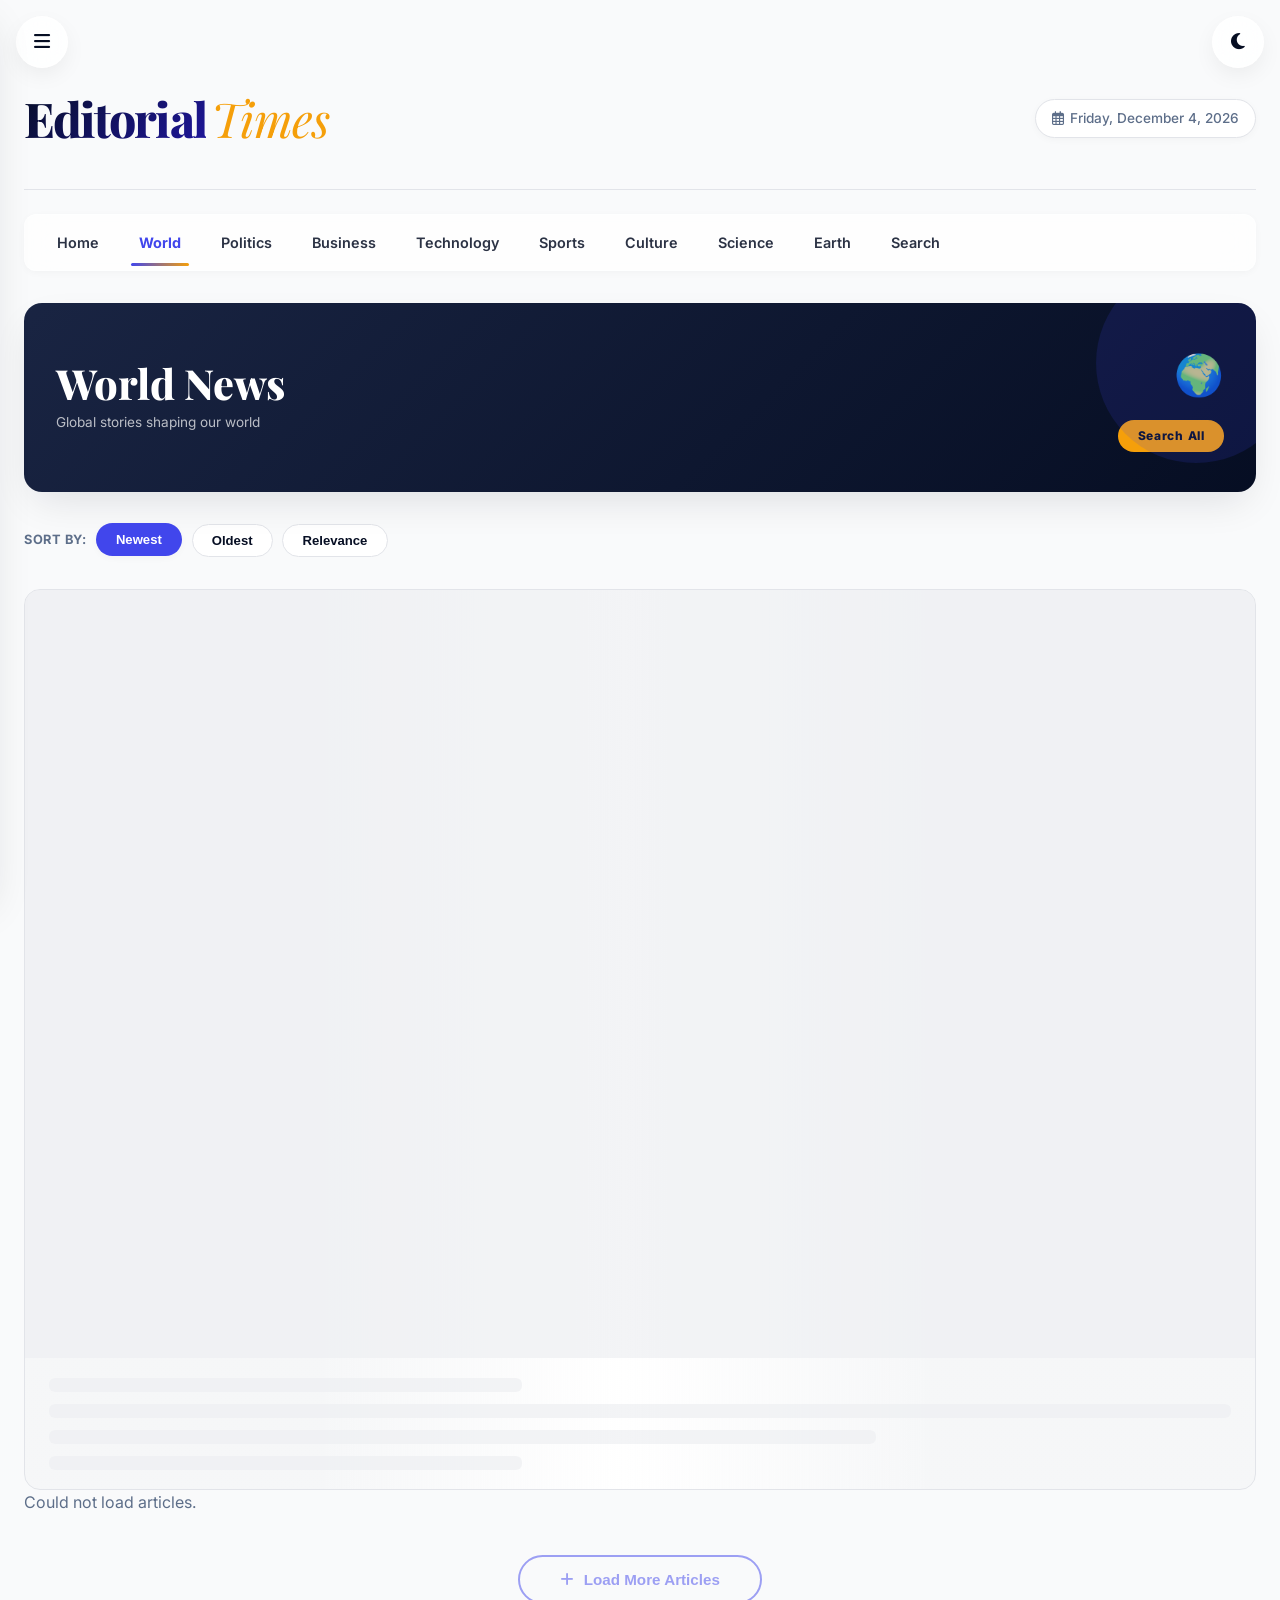
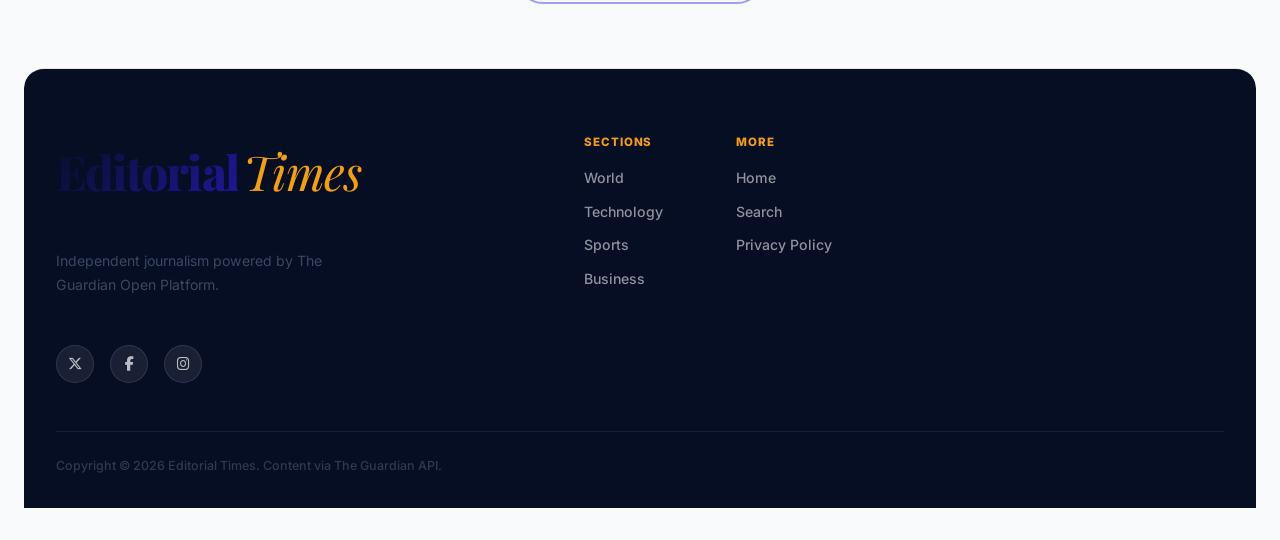
<file: category.html>
<!DOCTYPE html>
<html lang="en">
<head>
  <meta charset="UTF-8"/>
  <meta name="viewport" content="width=device-width, initial-scale=1.0"/>
  <title>Editorial Times - News Section</title>
  <link rel="preconnect" href="https://fonts.googleapis.com">
  <link rel="preconnect" href="https://fonts.gstatic.com" crossorigin>
  <link href="https://fonts.googleapis.com/css2?family=Inter:wght@300;400;500;600;700;800&family=Playfair+Display:ital,wght@0,400;0,600;0,700;0,800;1,400;1,700&display=swap" rel="stylesheet">
  <link rel="stylesheet" href="https://cdnjs.cloudflare.com/ajax/libs/font-awesome/6.4.0/css/all.min.css"/>
  <link rel="stylesheet" href="style.css"/>
</head>
<body class="loading">

<div class="reading-progress-bar" id="progressBar" aria-hidden="true"></div>
<a href="#main-content" class="skip-to-content">Skip to content</a>
<button class="sidebar-toggle" id="sidebarToggle" aria-label="Open Navigation"><i class="fas fa-bars"></i></button>
<button class="dark-mode-toggle" id="darkModeToggle" aria-label="Toggle Dark Mode"><i class="fas fa-moon"></i></button>
<div class="sidebar-overlay" id="sidebarOverlay"></div>

<aside class="sidebar" id="sidebar">
  <div class="sidebar-header">
    <h2 class="sidebar-brand">Editorial Times</h2>
    <button class="sidebar-close" id="sidebarClose"><i class="fas fa-times"></i></button>
  </div>
  <div class="sidebar-user">
    <div class="user-avatar">ET</div>
    <div class="user-info"><span class="user-name">Guest Reader</span><span class="user-status">Free Access</span></div>
  </div>
  <div class="search-container">
    <input type="text" placeholder="Search news, topics..." id="searchInput"/>
    <button class="search-btn" id="searchBtn"><i class="fas fa-search"></i></button>
  </div>
  <nav class="sidebar-nav">
    <ul class="menu">
      <li class="menu-item"><a href="index.html" class="menu-link"><div><i class="fas fa-home"></i><span>Home</span></div></a></li>
      <li class="menu-item has-submenu">
        <button class="menu-link toggle-submenu" aria-expanded="false" aria-controls="news-sub">
          <div><i class="fas fa-newspaper"></i><span>News</span></div><i class="fas fa-chevron-down arrow"></i>
        </button>
        <ul class="submenu" id="news-sub">
          <li><a href="category.html?section=world">World News</a></li>
          <li><a href="category.html?section=politics">Politics</a></li>
          <li><a href="category.html?section=business">Business</a></li>
          <li><a href="category.html?section=technology">Technology</a></li>
        </ul>
      </li>
      <li class="menu-item"><a href="category.html?section=sport" class="menu-link"><div><i class="fas fa-futbol"></i><span>Sports</span></div></a></li>
      <li class="menu-item"><a href="category.html?section=culture" class="menu-link"><div><i class="fas fa-palette"></i><span>Culture</span></div></a></li>
      <li class="menu-item"><a href="category.html?section=science" class="menu-link"><div><i class="fas fa-flask"></i><span>Science</span></div></a></li>
      <li class="menu-item"><a href="category.html?section=environment" class="menu-link"><div><i class="fas fa-leaf"></i><span>Environment</span></div></a></li>
      <li class="menu-item"><a href="category.html?section=travel" class="menu-link"><div><i class="fas fa-plane"></i><span>Travel</span></div></a></li>
      <li class="menu-item"><a href="search.html" class="menu-link"><div><i class="fas fa-search"></i><span>Search</span></div></a></li>
    </ul>
  </nav>
  <div class="sidebar-footer">
    <span class="sidebar-tag">ENGAGE</span>
    <div class="sidebar-socials">
      <a href="#"><i class="fab fa-x-twitter"></i></a>
      <a href="#"><i class="fab fa-youtube"></i></a>
      <a href="#"><i class="fab fa-instagram"></i></a>
    </div>
  </div>
</aside>

<div class="main-wrapper">
  <header class="header">
    <div class="header-content">
      <div class="logo-section">
        <div class="logo"><a href="index.html" style="text-decoration:none;display:flex;align-items:baseline;gap:.3rem">
          <span class="logo-text">Editorial</span><span class="logo-accent">Times</span>
        </a></div>
      </div>
      <div class="header-widgets">
        <div class="header-date"><i class="far fa-calendar-alt"></i><span id="currentDate"></span></div>
      </div>
    </div>
  </header>

  <nav class="top-nav">
    <ul class="nav-list">
      <li><a href="index.html">Home</a></li>
      <li><a href="category.html?section=world">World</a></li>
      <li><a href="category.html?section=politics">Politics</a></li>
      <li><a href="category.html?section=business">Business</a></li>
      <li><a href="category.html?section=technology">Technology</a></li>
      <li><a href="category.html?section=sport">Sports</a></li>
      <li><a href="category.html?section=culture">Culture</a></li>
      <li><a href="category.html?section=science">Science</a></li>
      <li><a href="category.html?section=environment">Earth</a></li>
      <li><a href="search.html">Search</a></li>
    </ul>
  </nav>

  <main class="main-content" id="main-content">

    <!-- Category banner -->
    <div class="cat-banner" id="catBanner">
      <div>
        <div class="cat-banner-title" id="bannerTitle">Loading…</div>
        <div class="cat-banner-meta" id="bannerMeta"></div>
      </div>
      <div style="display:flex;flex-direction:column;align-items:flex-end;gap:.8rem">
        <div class="cat-banner-icon" id="bannerIcon"></div>
        <a href="search.html" class="cat-banner-badge">Search All</a>
      </div>
    </div>

    <!-- Sort bar -->
    <div class="sort-bar">
      <span>SORT BY:</span>
      <button class="sort-btn active" data-order="newest" onclick="changeSort('newest',this)">Newest</button>
      <button class="sort-btn" data-order="oldest" onclick="changeSort('oldest',this)">Oldest</button>
      <button class="sort-btn" data-order="relevance" onclick="changeSort('relevance',this)">Relevance</button>
    </div>

    <!-- Featured first article -->
    <div id="catFeature"></div>

    <!-- Articles grid -->
    <div class="articles-grid" id="articlesGrid"></div>

    <!-- Load More -->
    <div class="load-more-wrap">
      <button class="load-more-btn" id="loadMoreBtn" onclick="loadMore()" disabled>
        <i class="fas fa-plus"></i> Load More Articles
      </button>
    </div>

  </main>

  <footer class="footer">
    <div class="footer-content">
      <div class="footer-brand-column">
        <div class="footer-logo"><span class="logo-text">Editorial</span><span class="logo-accent">Times</span></div>
        <p class="footer-mission">Independent journalism powered by The Guardian Open Platform.</p>
        <div class="social-links">
          <a href="#"><i class="fab fa-x-twitter"></i></a>
          <a href="#"><i class="fab fa-facebook-f"></i></a>
          <a href="#"><i class="fab fa-instagram"></i></a>
        </div>
      </div>
      <nav class="footer-nav">
        <div class="footer-links-group">
          <span class="footer-col-title">Sections</span>
          <a href="category.html?section=world">World</a>
          <a href="category.html?section=technology">Technology</a>
          <a href="category.html?section=sport">Sports</a>
          <a href="category.html?section=business">Business</a>
        </div>
        <div class="footer-links-group">
          <span class="footer-col-title">More</span>
          <a href="index.html">Home</a>
          <a href="search.html">Search</a>
          <a href="#">Privacy Policy</a>
        </div>
      </nav>
    </div>
    <div class="footer-divider"></div>
    <div class="footer-bottom">
      <p class="copyright">Copyright &copy; 2026 Editorial Times. Content via The Guardian API.</p>
    </div>
  </footer>
</div>

<div class="toast-container" id="toastContainer" aria-live="assertive"></div>

<script src="script.js"></script>
<script src="api.js"></script>
<script>
const SECTION_META = {
  world:        { label:'World News',    icon:'🌍', desc:'Global stories shaping our world' },
  technology:   { label:'Technology',   icon:'💻', desc:'Innovation, AI and the digital frontier' },
  sport:        { label:'Sports',       icon:'⚽', desc:'Live scores, results and analysis' },
  business:     { label:'Business',     icon:'📈', desc:'Markets, economy and corporate news' },
  politics:     { label:'Politics',     icon:'🏛️', desc:'Policy, elections and government' },
  culture:      { label:'Culture',      icon:'🎭', desc:'Arts, film, music and books' },
  science:      { label:'Science',      icon:'🔬', desc:'Discoveries and breakthroughs' },
  environment:  { label:'Environment',  icon:'🌱', desc:'Climate, nature and sustainability' },
  travel:       { label:'Travel',       icon:'✈️', desc:'Destinations, tips and adventures' },
  lifeandstyle: { label:'Life & Style', icon:'❤️', desc:'Food, health and wellbeing' },
  opinion:      { label:'Opinion',      icon:'💬', desc:'Comment and analysis' },
  film:         { label:'Film',         icon:'🎬', desc:'Cinema, reviews and interviews' },
  music:        { label:'Music',        icon:'🎵', desc:'Releases, reviews and artists' },
  books:        { label:'Books',        icon:'📚', desc:'Literature, reviews and interviews' },
};

const params = new URLSearchParams(location.search);
const SECTION = params.get('section') || 'world';
let currentPage = 1;
let currentOrder = 'newest';
let totalPages = 1;

// Set active nav link
document.querySelectorAll('.nav-list a').forEach(a => {
  if (a.href.includes(`section=${SECTION}`)) a.classList.add('active');
});

// Banner
const meta = SECTION_META[SECTION] || { label: SECTION, icon: '📰', desc: '' };
document.title = `${meta.label} - Editorial Times`;
document.getElementById('bannerTitle').textContent = meta.label;
document.getElementById('bannerMeta').textContent = meta.desc;
document.getElementById('bannerIcon').textContent = meta.icon;

function changeSort(order, btn) {
  document.querySelectorAll('.sort-btn').forEach(b => b.classList.remove('active'));
  btn.classList.add('active');
  currentOrder = order;
  currentPage = 1;
  loadArticles(true);
}

async function loadArticles(reset = false) {
  if (reset) {
    document.getElementById('catFeature').innerHTML = skeleton(1);
    document.getElementById('articlesGrid').innerHTML = skeleton(9);
  }
  document.getElementById('loadMoreBtn').disabled = true;

  const data = await getSectionArticles(SECTION, 10, currentPage, currentOrder);
  if (!data) { document.getElementById('articlesGrid').innerHTML = '<p style="color:hsl(var(--muted))">Could not load articles.</p>'; return; }

  totalPages = data.pages || 1;
  const articles = data.results || [];

  if (reset) {
    // Feature card = first article
    const feature = articles[0];
    if (feature) {
      const img = getThumb(feature);
      const trail = feature.fields?.trailText || '';
      const url = articlePageUrl(feature);
      document.getElementById('catFeature').innerHTML = `
        <div class="cat-feature-card" data-scroll>
          <div class="cat-feature-img"><img src="${img}" alt="${escapeHTML(feature.webTitle)}" loading="eager"
               onerror="this.src='${FALLBACKS.default}'"/></div>
          <div class="cat-feature-body">
            <div class="article-meta">
              <span class="category font-sans">${escapeHTML(feature.sectionName)}</span>
              <span class="divider">•</span>
              <span class="date">${timeAgo(feature.webPublicationDate)}</span>
            </div>
            <h2 class="main-headline"><a href="${url}" style="color:inherit;text-decoration:none">${escapeHTML(feature.webTitle)}</a></h2>
            <p class="news-excerpt">${escapeHTML(trail)}</p>
            <a href="${url}" class="read-more" style="margin-top:.5rem">Read Full Story <i class="fas fa-arrow-right"></i></a>
          </div>
        </div>`;
    }
    // Grid = rest
    renderGrid(articles.slice(1), true);
  } else {
    renderGrid(articles, false);
  }

  document.getElementById('loadMoreBtn').disabled = currentPage >= totalPages;
  reattachInteractivity();
}

function renderGrid(articles, clear = false) {
  const grid = document.getElementById('articlesGrid');
  const html = articles.map(a => {
    const img = getThumb(a);
    const badge = sectionBadgeClass(a.sectionId);
    const trail = a.fields?.trailText || '';
    const url = articlePageUrl(a);
    return `
      <article class="news-card" data-scroll>
        <div class="card-image-container">
          <img src="${img}" alt="${escapeHTML(a.webTitle)}" class="news-img" loading="lazy"
               onerror="this.src='${FALLBACKS.default}'"/>
          <span class="category-badge ${badge}">${escapeHTML(a.sectionName)}</span>
          <button class="card-bookmark" data-bookmarked="false" aria-label="Bookmark"><i class="far fa-bookmark"></i></button>
        </div>
        <div class="card-body">
          <h3 class="news-title"><a href="${url}">${escapeHTML(a.webTitle)}</a></h3>
          <p class="news-excerpt">${escapeHTML(trail.slice(0,130))}${trail.length>130?'…':''}</p>
          <div class="card-footer">
            <a href="${url}" class="read-more">Read More <i class="fas fa-arrow-right"></i></a>
            <div class="card-stats"><span>${timeAgo(a.webPublicationDate)}</span></div>
          </div>
        </div>
      </article>`;
  }).join('');
  if (clear) grid.innerHTML = html;
  else grid.innerHTML += html;
}

async function loadMore() {
  currentPage++;
  const btn = document.getElementById('loadMoreBtn');
  btn.disabled = true;
  btn.innerHTML = '<i class="fas fa-circle-notch fa-spin"></i> Loading…';
  const data = await getSectionArticles(SECTION, 10, currentPage, currentOrder);
  if (data?.results) renderGrid(data.results, false);
  btn.innerHTML = '<i class="fas fa-plus"></i> Load More Articles';
  btn.disabled = currentPage >= totalPages;
  reattachInteractivity();
}

loadArticles(true);
</script>
</body>
</html>
</file>
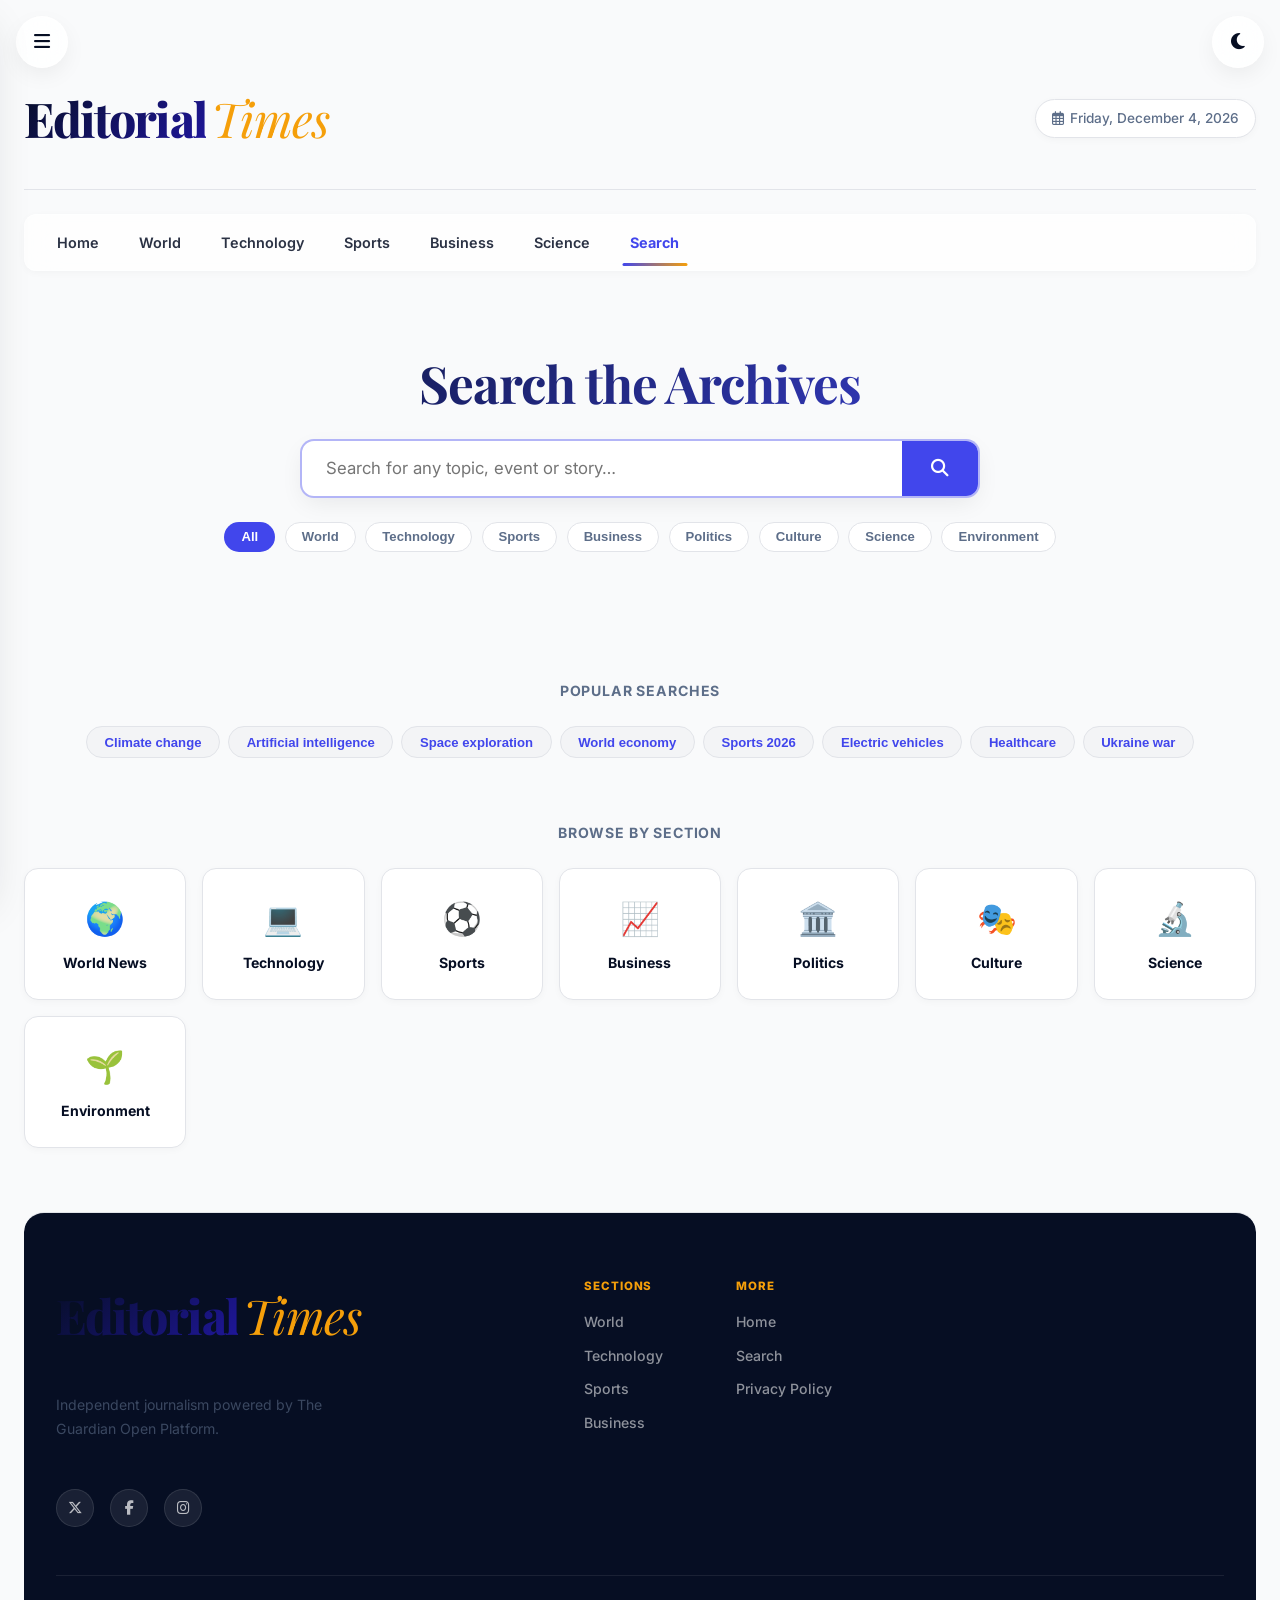
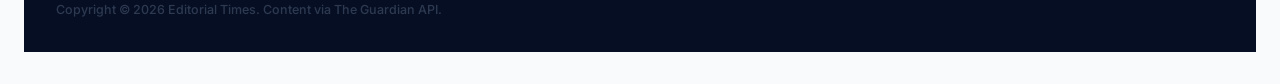
<file: search.html>
<!DOCTYPE html>
<html lang="en">
<head>
  <meta charset="UTF-8"/>
  <meta name="viewport" content="width=device-width, initial-scale=1.0"/>
  <title>Search - Editorial Times</title>
  <link rel="preconnect" href="https://fonts.googleapis.com">
  <link rel="preconnect" href="https://fonts.gstatic.com" crossorigin>
  <link href="https://fonts.googleapis.com/css2?family=Inter:wght@300;400;500;600;700;800&family=Playfair+Display:ital,wght@0,400;0,600;0,700;0,800;1,400;1,700&display=swap" rel="stylesheet">
  <link rel="stylesheet" href="https://cdnjs.cloudflare.com/ajax/libs/font-awesome/6.4.0/css/all.min.css"/>
  <link rel="stylesheet" href="style.css"/>
</head>
<body class="loading">

<div class="reading-progress-bar" id="progressBar" aria-hidden="true"></div>
<a href="#main-content" class="skip-to-content">Skip to content</a>
<button class="sidebar-toggle" id="sidebarToggle"><i class="fas fa-bars"></i></button>
<button class="dark-mode-toggle" id="darkModeToggle"><i class="fas fa-moon"></i></button>
<div class="sidebar-overlay" id="sidebarOverlay"></div>

<aside class="sidebar" id="sidebar">
  <div class="sidebar-header">
    <h2 class="sidebar-brand">Editorial Times</h2>
    <button class="sidebar-close" id="sidebarClose"><i class="fas fa-times"></i></button>
  </div>
  <div class="sidebar-user">
    <div class="user-avatar">ET</div>
    <div class="user-info"><span class="user-name">Guest Reader</span><span class="user-status">Free Access</span></div>
  </div>
  <div class="search-container">
    <input type="text" placeholder="Search news, topics..." id="searchInput"/>
    <button class="search-btn" id="searchBtn"><i class="fas fa-search"></i></button>
  </div>
  <nav class="sidebar-nav">
    <ul class="menu">
      <li class="menu-item"><a href="index.html" class="menu-link"><div><i class="fas fa-home"></i><span>Home</span></div></a></li>
      <li class="menu-item has-submenu">
        <button class="menu-link toggle-submenu" aria-expanded="false" aria-controls="news-sub">
          <div><i class="fas fa-newspaper"></i><span>News</span></div><i class="fas fa-chevron-down arrow"></i>
        </button>
        <ul class="submenu" id="news-sub">
          <li><a href="category.html?section=world">World News</a></li>
          <li><a href="category.html?section=politics">Politics</a></li>
          <li><a href="category.html?section=business">Business</a></li>
          <li><a href="category.html?section=technology">Technology</a></li>
        </ul>
      </li>
      <li class="menu-item"><a href="category.html?section=sport" class="menu-link"><div><i class="fas fa-futbol"></i><span>Sports</span></div></a></li>
      <li class="menu-item active"><a href="search.html" class="menu-link"><div><i class="fas fa-search"></i><span>Search</span></div></a></li>
    </ul>
  </nav>
  <div class="sidebar-footer">
    <span class="sidebar-tag">ENGAGE</span>
    <div class="sidebar-socials">
      <a href="#"><i class="fab fa-x-twitter"></i></a>
      <a href="#"><i class="fab fa-youtube"></i></a>
      <a href="#"><i class="fab fa-instagram"></i></a>
    </div>
  </div>
</aside>

<div class="main-wrapper">
  <header class="header">
    <div class="header-content">
      <div class="logo-section">
        <div class="logo"><a href="index.html" style="text-decoration:none;display:flex;align-items:baseline;gap:.3rem">
          <span class="logo-text">Editorial</span><span class="logo-accent">Times</span>
        </a></div>
      </div>
      <div class="header-widgets">
        <div class="header-date"><i class="far fa-calendar-alt"></i><span id="currentDate"></span></div>
      </div>
    </div>
  </header>

  <nav class="top-nav">
    <ul class="nav-list">
      <li><a href="index.html">Home</a></li>
      <li><a href="category.html?section=world">World</a></li>
      <li><a href="category.html?section=technology">Technology</a></li>
      <li><a href="category.html?section=sport">Sports</a></li>
      <li><a href="category.html?section=business">Business</a></li>
      <li><a href="category.html?section=science">Science</a></li>
      <li><a href="search.html" class="active">Search</a></li>
    </ul>
  </nav>

  <main id="main-content">
    <!-- Search hero -->
    <div class="search-hero">
      <h1>Search the Archives</h1>
      <div class="search-bar-wrap">
        <input type="text" id="queryInput" placeholder="Search for any topic, event or story…" autocomplete="off" aria-label="Search query"/>
        <button onclick="doSearch()" aria-label="Search"><i class="fas fa-search"></i></button>
      </div>

      <!-- Section filter pills -->
      <div class="search-filters" id="sectionFilters">
        <button class="filter-pill active" data-section="" onclick="setSection('',this)">All</button>
        <button class="filter-pill" data-section="world" onclick="setSection('world',this)">World</button>
        <button class="filter-pill" data-section="technology" onclick="setSection('technology',this)">Technology</button>
        <button class="filter-pill" data-section="sport" onclick="setSection('sport',this)">Sports</button>
        <button class="filter-pill" data-section="business" onclick="setSection('business',this)">Business</button>
        <button class="filter-pill" data-section="politics" onclick="setSection('politics',this)">Politics</button>
        <button class="filter-pill" data-section="culture" onclick="setSection('culture',this)">Culture</button>
        <button class="filter-pill" data-section="science" onclick="setSection('science',this)">Science</button>
        <button class="filter-pill" data-section="environment" onclick="setSection('environment',this)">Environment</button>
      </div>
    </div>

    <!-- Results meta row -->
    <div class="search-meta" id="searchMeta" style="display:none"></div>

    <!-- Results -->
    <div class="results-list" id="resultsList"></div>

    <!-- No results -->
    <div id="noResults" style="display:none" class="no-results">
      <div class="icon"><i class="fas fa-search"></i></div>
      <h3>No results found</h3>
      <p>Try different keywords or browse a category below.</p>
      <div class="suggestions">
        <button class="sugg-btn" onclick="suggest('Climate change')">Climate change</button>
        <button class="sugg-btn" onclick="suggest('Artificial intelligence')">Artificial intelligence</button>
        <button class="sugg-btn" onclick="suggest('Space exploration')">Space exploration</button>
        <button class="sugg-btn" onclick="suggest('World economy')">World economy</button>
        <button class="sugg-btn" onclick="suggest('Sports news')">Sports news</button>
      </div>
    </div>

    <!-- Default state: trending searches -->
    <div id="defaultState">
      <div style="text-align:center;padding:2rem 0 1rem">
        <p style="font-size:.88rem;font-weight:700;color:hsl(var(--muted));letter-spacing:.06em;text-transform:uppercase;margin-bottom:1.2rem">Popular Searches</p>
        <div class="suggestions">
          <button class="sugg-btn" onclick="suggest('Climate change')">Climate change</button>
          <button class="sugg-btn" onclick="suggest('Artificial intelligence')">Artificial intelligence</button>
          <button class="sugg-btn" onclick="suggest('Space exploration')">Space exploration</button>
          <button class="sugg-btn" onclick="suggest('World economy')">World economy</button>
          <button class="sugg-btn" onclick="suggest('Sports 2026')">Sports 2026</button>
          <button class="sugg-btn" onclick="suggest('Electric vehicles')">Electric vehicles</button>
          <button class="sugg-btn" onclick="suggest('Healthcare')">Healthcare</button>
          <button class="sugg-btn" onclick="suggest('Ukraine war')">Ukraine war</button>
        </div>
      </div>
      <!-- Browse categories -->
      <div style="margin-top:3rem">
        <p style="text-align:center;font-size:.88rem;font-weight:700;color:hsl(var(--muted));letter-spacing:.06em;text-transform:uppercase;margin-bottom:1.5rem">Browse by Section</p>
        <div style="display:grid;grid-template-columns:repeat(auto-fill,minmax(160px,1fr));gap:1rem">
          <a href="category.html?section=world" style="display:flex;flex-direction:column;align-items:center;gap:.5rem;padding:1.5rem 1rem;background:hsl(var(--surface));border:1px solid hsl(var(--border));border-radius:14px;text-decoration:none;transition:all var(--transition-fast);box-shadow:var(--shadow-sm)" 
             onmouseover="this.style.transform='translateY(-4px)';this.style.borderColor='hsl(var(--primary)/0.3)'"
             onmouseout="this.style.transform='';this.style.borderColor=''">
            <span style="font-size:2rem">🌍</span>
            <span style="font-size:.88rem;font-weight:700;color:hsl(var(--foreground))">World News</span>
          </a>
          <a href="category.html?section=technology" style="display:flex;flex-direction:column;align-items:center;gap:.5rem;padding:1.5rem 1rem;background:hsl(var(--surface));border:1px solid hsl(var(--border));border-radius:14px;text-decoration:none;transition:all var(--transition-fast);box-shadow:var(--shadow-sm)" 
             onmouseover="this.style.transform='translateY(-4px)';this.style.borderColor='hsl(var(--primary)/0.3)'"
             onmouseout="this.style.transform='';this.style.borderColor=''">
            <span style="font-size:2rem">💻</span>
            <span style="font-size:.88rem;font-weight:700;color:hsl(var(--foreground))">Technology</span>
          </a>
          <a href="category.html?section=sport" style="display:flex;flex-direction:column;align-items:center;gap:.5rem;padding:1.5rem 1rem;background:hsl(var(--surface));border:1px solid hsl(var(--border));border-radius:14px;text-decoration:none;transition:all var(--transition-fast);box-shadow:var(--shadow-sm)" 
             onmouseover="this.style.transform='translateY(-4px)';this.style.borderColor='hsl(var(--primary)/0.3)'"
             onmouseout="this.style.transform='';this.style.borderColor=''">
            <span style="font-size:2rem">⚽</span>
            <span style="font-size:.88rem;font-weight:700;color:hsl(var(--foreground))">Sports</span>
          </a>
          <a href="category.html?section=business" style="display:flex;flex-direction:column;align-items:center;gap:.5rem;padding:1.5rem 1rem;background:hsl(var(--surface));border:1px solid hsl(var(--border));border-radius:14px;text-decoration:none;transition:all var(--transition-fast);box-shadow:var(--shadow-sm)" 
             onmouseover="this.style.transform='translateY(-4px)';this.style.borderColor='hsl(var(--primary)/0.3)'"
             onmouseout="this.style.transform='';this.style.borderColor=''">
            <span style="font-size:2rem">📈</span>
            <span style="font-size:.88rem;font-weight:700;color:hsl(var(--foreground))">Business</span>
          </a>
          <a href="category.html?section=politics" style="display:flex;flex-direction:column;align-items:center;gap:.5rem;padding:1.5rem 1rem;background:hsl(var(--surface));border:1px solid hsl(var(--border));border-radius:14px;text-decoration:none;transition:all var(--transition-fast);box-shadow:var(--shadow-sm)" 
             onmouseover="this.style.transform='translateY(-4px)';this.style.borderColor='hsl(var(--primary)/0.3)'"
             onmouseout="this.style.transform='';this.style.borderColor=''">
            <span style="font-size:2rem">🏛️</span>
            <span style="font-size:.88rem;font-weight:700;color:hsl(var(--foreground))">Politics</span>
          </a>
          <a href="category.html?section=culture" style="display:flex;flex-direction:column;align-items:center;gap:.5rem;padding:1.5rem 1rem;background:hsl(var(--surface));border:1px solid hsl(var(--border));border-radius:14px;text-decoration:none;transition:all var(--transition-fast);box-shadow:var(--shadow-sm)" 
             onmouseover="this.style.transform='translateY(-4px)';this.style.borderColor='hsl(var(--primary)/0.3)'"
             onmouseout="this.style.transform='';this.style.borderColor=''">
            <span style="font-size:2rem">🎭</span>
            <span style="font-size:.88rem;font-weight:700;color:hsl(var(--foreground))">Culture</span>
          </a>
          <a href="category.html?section=science" style="display:flex;flex-direction:column;align-items:center;gap:.5rem;padding:1.5rem 1rem;background:hsl(var(--surface));border:1px solid hsl(var(--border));border-radius:14px;text-decoration:none;transition:all var(--transition-fast);box-shadow:var(--shadow-sm)" 
             onmouseover="this.style.transform='translateY(-4px)';this.style.borderColor='hsl(var(--primary)/0.3)'"
             onmouseout="this.style.transform='';this.style.borderColor=''">
            <span style="font-size:2rem">🔬</span>
            <span style="font-size:.88rem;font-weight:700;color:hsl(var(--foreground))">Science</span>
          </a>
          <a href="category.html?section=environment" style="display:flex;flex-direction:column;align-items:center;gap:.5rem;padding:1.5rem 1rem;background:hsl(var(--surface));border:1px solid hsl(var(--border));border-radius:14px;text-decoration:none;transition:all var(--transition-fast);box-shadow:var(--shadow-sm)" 
             onmouseover="this.style.transform='translateY(-4px)';this.style.borderColor='hsl(var(--primary)/0.3)'"
             onmouseout="this.style.transform='';this.style.borderColor=''">
            <span style="font-size:2rem">🌱</span>
            <span style="font-size:.88rem;font-weight:700;color:hsl(var(--foreground))">Environment</span>
          </a>
        </div>
      </div>
    </div>

    <!-- Load more results -->
    <div class="load-more-wrap" id="loadMoreWrap" style="display:none">
      <button class="load-more-btn" id="loadMoreBtn" onclick="loadMoreResults()">
        <i class="fas fa-plus"></i> Load More Results
      </button>
    </div>
  </main>

  <footer class="footer">
    <div class="footer-content">
      <div class="footer-brand-column">
        <div class="footer-logo"><span class="logo-text">Editorial</span><span class="logo-accent">Times</span></div>
        <p class="footer-mission">Independent journalism powered by The Guardian Open Platform.</p>
        <div class="social-links">
          <a href="#"><i class="fab fa-x-twitter"></i></a>
          <a href="#"><i class="fab fa-facebook-f"></i></a>
          <a href="#"><i class="fab fa-instagram"></i></a>
        </div>
      </div>
      <nav class="footer-nav">
        <div class="footer-links-group">
          <span class="footer-col-title">Sections</span>
          <a href="category.html?section=world">World</a>
          <a href="category.html?section=technology">Technology</a>
          <a href="category.html?section=sport">Sports</a>
          <a href="category.html?section=business">Business</a>
        </div>
        <div class="footer-links-group">
          <span class="footer-col-title">More</span>
          <a href="index.html">Home</a>
          <a href="search.html">Search</a>
          <a href="#">Privacy Policy</a>
        </div>
      </nav>
    </div>
    <div class="footer-divider"></div>
    <div class="footer-bottom">
      <p class="copyright">Copyright &copy; 2026 Editorial Times. Content via The Guardian API.</p>
    </div>
  </footer>
</div>

<div class="toast-container" id="toastContainer" aria-live="assertive"></div>
<script src="script.js"></script>
<script src="api.js"></script>
<script>
const urlP = new URLSearchParams(location.search);
let currentQuery = urlP.get('q') || '';
let currentSection = '';
let currentPage = 1;
let totalResults = 0;
let debounceTimer;

const queryInput = document.getElementById('queryInput');
const resultsList = document.getElementById('resultsList');

if (currentQuery) {
  queryInput.value = currentQuery;
  doSearch();
}

queryInput.addEventListener('input', () => {
  clearTimeout(debounceTimer);
  debounceTimer = setTimeout(() => {
    currentQuery = queryInput.value.trim();
    if (currentQuery.length > 1) { currentPage = 1; doSearch(); }
    else { showDefault(); }
  }, 450);
});

queryInput.addEventListener('keydown', e => { 
  if (e.key === 'Enter') {
    clearTimeout(debounceTimer);
    doSearch(); 
  }
});

function setSection(sec, btn) {
  document.querySelectorAll('.filter-pill').forEach(b => b.classList.remove('active'));
  btn.classList.add('active');
  currentSection = sec;
  if (currentQuery) { currentPage = 1; doSearch(); }
}

function suggest(q) {
  queryInput.value = q;
  currentQuery = q;
  currentPage = 1;
  doSearch();
}

function showDefault() {
  document.getElementById('defaultState').style.display = '';
  document.getElementById('searchMeta').style.display = 'none';
  document.getElementById('noResults').style.display = 'none';
  document.getElementById('loadMoreWrap').style.display = 'none';
  resultsList.innerHTML = '';
}

async function doSearch() {
  currentQuery = queryInput.value.trim();
  if (!currentQuery) return showDefault();

  // Update URL
  const url = new URL(location.href);
  url.searchParams.set('q', currentQuery);
  history.replaceState({}, '', url);

  document.getElementById('defaultState').style.display = 'none';
  document.getElementById('noResults').style.display = 'none';
  document.getElementById('searchMeta').style.display = 'none';
  document.getElementById('loadMoreWrap').style.display = 'none';

  if (currentPage === 1) resultsList.innerHTML = skeleton(5, true);

  const extra = {};
  if (currentSection) extra.section = currentSection;
  extra.page = currentPage;

  const data = await searchArticles(currentQuery, extra);
  if (!data) { resultsList.innerHTML = '<p style="color:hsl(var(--muted));text-align:center;padding:2rem">Search temporarily unavailable.</p>'; return; }

  totalResults = data.total || 0;
  const articles = data.results || [];

  if (!articles.length) {
    resultsList.innerHTML = '';
    document.getElementById('noResults').style.display = 'block';
    return;
  }

  const meta = document.getElementById('searchMeta');
  meta.style.display = 'block';
  meta.innerHTML = `<strong>${totalResults.toLocaleString()}</strong> results for "<strong>${escapeHTML(currentQuery)}</strong>"${currentSection ? ` in <strong>${escapeHTML(currentSection)}</strong>` : ''}`;

  if (currentPage === 1) resultsList.innerHTML = articles.map(renderResult).join('');
  else resultsList.innerHTML += articles.map(renderResult).join('');

  const totalPgs = data.pages || 1;
  if (currentPage < totalPgs) {
    document.getElementById('loadMoreWrap').style.display = 'block';
    document.getElementById('loadMoreBtn').disabled = false;
  }
  reattachInteractivity();
}

async function loadMoreResults() {
  currentPage++;
  const btn = document.getElementById('loadMoreBtn');
  btn.disabled = true;
  btn.innerHTML = '<i class="fas fa-circle-notch fa-spin"></i> Loading…';
  await doSearch();
  btn.innerHTML = '<i class="fas fa-plus"></i> Load More Results';
}

function renderResult(a) {
  const img = getThumb(a);
  const trail = a.fields?.trailText || '';
  const byline = a.fields?.byline || '';
  const url = articlePageUrl(a);
  return `
  <a href="${url}" class="result-card" data-scroll>
    <div class="result-thumb">
      <img src="${img}" alt="${escapeHTML(a.webTitle)}" loading="lazy" onerror="this.src='${FALLBACKS.default}'"/>
    </div>
    <div class="result-body">
      <div class="result-section">${escapeHTML(a.sectionName)}</div>
      <div class="result-title">${escapeHTML(a.webTitle)}</div>
      <div class="result-excerpt">${escapeHTML(trail)}</div>
      <div class="result-meta">
        ${byline ? `<span><i class="fas fa-user"></i> ${escapeHTML(byline)}</span>` : ''}
        <span><i class="far fa-clock"></i> ${timeAgo(a.webPublicationDate)}</span>
      </div>
    </div>
  </a>`;
}
</script>
</body>
</html>
</file>
<file: style.css>
/* ==========================================================================
   EDITORIAL TIMES - PREMIUM DESIGN SYSTEM & VARIABLES
   ========================================================================== */

:root {
  /* Color Palette - Premium Editorial Indigo, Navy, and Warm Gold */
  --primary: 238 82% 59%;
  /* Electric Indigo: hsl(238, 82%, 59%) */
  --primary-light: 238 100% 70%;
  /* Vibrant Indigo */
  --primary-dark: 244 75% 36%;
  /* Deep Royal Indigo */

  --accent: 38 92% 50%;
  /* Rich Warm Amber/Gold: hsl(38, 92%, 50%) */
  --accent-light: 43 96% 62%;
  /* Bright Gold */

  --navy: 224 71% 8%;
  /* Dark editorial Navy: hsl(224, 71%, 8%) */
  --navy-light: 224 45% 18%;
  /* Slate Gray Navy */

  /* Neutral Color Tokens (Light Mode Default) */
  --background: 210 20% 98%;
  /* Crisp Alabaster White */
  --surface: 0 0% 100%;
  /* pure White */
  --surface-dark: 210 14% 94%;
  /* Light Warm Gray */
  --foreground: 224 71% 8%;
  /* Deep Navy for High Contrast Readability */
  --muted: 217 19% 45%;
  /* Soft Slate for secondary metadata */
  --border: 220 13% 90%;
  /* Muted border separation */
  --glass-surface: rgba(255, 255, 255, 0.75);
  --glass-border: rgba(255, 255, 255, 0.4);
  --card-glow: rgba(99, 102, 241, 0.05);

  /* Category Specific Colors */
  --cat-business: 142 71% 45%;
  /* emerald Green */
  --cat-featured: 238 82% 59%;
  /* Indigo */
  --cat-sports: 199 89% 48%;
  /* sky Blue */
  --cat-politics: 350 89% 60%;
  /* vivid Coral Red */

  /* Shadows and Elevations */
  --shadow-sm: 0 2px 8px -1px rgba(10, 15, 30, 0.04);
  --shadow-md: 0 8px 24px -4px rgba(10, 15, 30, 0.08);
  --shadow-lg: 0 16px 40px -10px rgba(10, 15, 30, 0.12);
  --shadow-elegant: 0 20px 40px -15px hsla(238, 82%, 59%, 0.15);

  /* Transitions */
  --transition-smooth: 0.4s cubic-bezier(0.16, 1, 0.3, 1);
  --transition-bounce: 0.5s cubic-bezier(0.34, 1.56, 0.64, 1);
  --transition-fast: 0.2s cubic-bezier(0.4, 0, 0.2, 1);

  /* Spacing Tokens */
  --spacing-xs: 0.5rem;
  --spacing-sm: 1rem;
  --spacing-md: 1.5rem;
  --spacing-lg: 2rem;
  --spacing-xl: 3rem;
  --spacing-2xl: 4.5rem;

  /* Typography Stacks */
  --font-display: "Playfair Display", Georgia, serif;
  --font-body: "Inter", -apple-system, BlinkMacSystemFont, "Segoe UI", Roboto, sans-serif;
  --sidebar-width: 340px;
}

/* Dark Mode Theme Tokens */
body.dark-mode {
  --background: 224 71% 4%;
  /* Very deep dark Navy */
  --surface: 224 50% 8%;
  /* Slate Surface */
  --surface-dark: 224 35% 12%;
  /* Lighter dark Slate */
  --foreground: 210 20% 98%;
  /* Off-white */
  --muted: 217 13% 65%;
  /* Lightened metadata text */
  --border: 224 25% 15%;
  /* Subtle dark separators */
  --glass-surface: rgba(10, 15, 30, 0.7);
  --glass-border: rgba(255, 255, 255, 0.08);
  --card-glow: rgba(99, 102, 241, 0.15);

  --shadow-sm: 0 2px 10px rgba(0, 0, 0, 0.3);
  --shadow-md: 0 10px 30px rgba(0, 0, 0, 0.45);
  --shadow-lg: 0 20px 50px rgba(0, 0, 0, 0.6);
  --shadow-elegant: 0 20px 40px -10px hsla(238, 82%, 59%, 0.3);
}

/* ==========================================================================
   GLOBAL RESET, BASE & ACCESSIBILITY STYLES
   ========================================================================== */

* {
  margin: 0;
  padding: 0;
  box-sizing: border-box;
}

html {
  scroll-behavior: smooth;
}

body {
  font-family: var(--font-body);
  background-color: hsl(var(--background));
  color: hsl(var(--foreground));
  line-height: 1.6;
  opacity: 0;
  /* Checked by JS/CSS combination to remove flash */
  transition: background-color var(--transition-smooth), color var(--transition-smooth), opacity 0.5s ease;
}

body.loaded {
  opacity: 1;
}

/* Custom Scrollbars */
::-webkit-scrollbar {
  width: 10px;
  height: 8px;
}

::-webkit-scrollbar-track {
  background: hsl(var(--background));
}

::-webkit-scrollbar-thumb {
  background: hsl(var(--muted) / 0.3);
  border-radius: 20px;
  border: 2px solid hsl(var(--background));
}

::-webkit-scrollbar-thumb:hover {
  background: hsl(var(--primary));
}

/* Focus and Outline Rules for Keyboard Users */
*:focus-visible {
  outline: 3px solid hsl(var(--primary));
  outline-offset: 4px;
}

/* Screen reader layout skip link */
.skip-to-content {
  position: absolute;
  top: -100px;
  left: 50%;
  transform: translateX(-50%);
  background: hsl(var(--primary));
  color: #fff;
  padding: 0.8rem 1.8rem;
  border-radius: 0 0 8px 8px;
  font-weight: 600;
  font-size: 0.9rem;
  z-index: 9999;
  text-decoration: none;
  box-shadow: var(--shadow-lg);
  transition: top var(--transition-fast) ease;
}

.skip-to-content:focus {
  top: 0;
}

/* Typography styles */
h1,
h2,
h3,
h4 {
  font-family: var(--font-display);
  font-weight: 700;
  line-height: 1.25;
  letter-spacing: -0.02em;
}

a {
  color: hsl(var(--primary));
  text-decoration: none;
  transition: color var(--transition-fast);
}

a:hover {
  color: hsl(var(--primary-light));
}

/* ==========================================================================
   SCROLL PROGRESS BAR
   ========================================================================== */

.reading-progress-bar {
  position: fixed;
  top: 0;
  left: 0;
  width: 0%;
  height: 4px;
  background: linear-gradient(90deg, hsl(var(--primary)), hsl(var(--accent)));
  z-index: 10002;
  transition: width 0.1s ease-out;
}

/* ==========================================================================
   FLOATING INTERACTIVE CONTROLS
   ========================================================================== */

.sidebar-toggle,
.dark-mode-toggle {
  position: fixed;
  top: var(--spacing-sm);
  z-index: 1001;
  width: 52px;
  height: 52px;
  border: 1px solid var(--glass-border);
  border-radius: 50%;
  cursor: pointer;
  display: flex;
  align-items: center;
  justify-content: center;
  font-size: 1.15rem;
  box-shadow: var(--shadow-md);
  backdrop-filter: blur(16px);
  -webkit-backdrop-filter: blur(16px);
  transition: transform var(--transition-bounce), background var(--transition-fast), border var(--transition-fast);
}

.sidebar-toggle {
  left: var(--spacing-sm);
  background: hsl(var(--surface) / 0.85);
  color: hsl(var(--foreground));
}

.dark-mode-toggle {
  right: var(--spacing-sm);
  background: hsl(var(--surface) / 0.85);
  color: hsl(var(--foreground));
}

.sidebar-toggle:hover,
.dark-mode-toggle:hover {
  transform: scale(1.1) rotate(5deg);
  background: hsl(var(--primary));
  color: #fff;
  border-color: transparent;
  box-shadow: var(--shadow-elegant);
}

.sidebar-toggle:active,
.dark-mode-toggle:active {
  transform: scale(0.95);
}

/* ==========================================================================
   SIDEBAR DRAWER MENU
   ========================================================================== */

.sidebar-overlay {
  position: fixed;
  top: 0;
  left: 0;
  width: 100%;
  height: 100%;
  background: rgba(8, 12, 24, 0.4);
  backdrop-filter: blur(8px);
  -webkit-backdrop-filter: blur(8px);
  z-index: 9998;
  opacity: 0;
  visibility: hidden;
  transition: opacity var(--transition-smooth), visibility var(--transition-smooth);
}

.sidebar-overlay.active {
  opacity: 1;
  visibility: visible;
}

.sidebar {
  position: fixed;
  top: 0;
  left: 0;
  width: var(--sidebar-width);
  height: 100vh;
  background: hsl(var(--surface));
  border-right: 1px solid hsl(var(--border));
  z-index: 9999;
  overflow-y: auto;
  transform: translateX(-100%);
  transition: transform var(--transition-smooth);
  box-shadow: var(--shadow-lg);
  display: flex;
  flex-direction: column;
}

.sidebar.active {
  transform: translateX(0);
}

.sidebar-header {
  padding: var(--spacing-md) var(--spacing-lg);
  display: flex;
  justify-content: space-between;
  align-items: center;
  border-bottom: 1px solid hsl(var(--border));
  background: linear-gradient(135deg, hsl(var(--navy-light)), hsl(var(--navy)));
  color: #fff;
}

.sidebar-brand {
  font-family: var(--font-display);
  font-size: 1.6rem;
  font-weight: 800;
}

.sidebar-close {
  background: transparent;
  border: none;
  color: rgba(255, 255, 255, 0.7);
  font-size: 1.3rem;
  cursor: pointer;
  width: 36px;
  height: 36px;
  display: flex;
  align-items: center;
  justify-content: center;
  border-radius: 50%;
  transition: background-color var(--transition-fast), color var(--transition-fast);
}

.sidebar-close:hover {
  background: rgba(255, 255, 255, 0.1);
  color: #fff;
}

/* User Profile Section in Sidebar */
.sidebar-user {
  padding: var(--spacing-md) var(--spacing-lg);
  display: flex;
  align-items: center;
  gap: var(--spacing-sm);
  background: hsl(var(--surface-dark) / 0.5);
  border-bottom: 1px solid hsl(var(--border));
}

.user-avatar {
  width: 44px;
  height: 44px;
  background: linear-gradient(135deg, hsl(var(--primary)), hsl(var(--accent)));
  border-radius: 50%;
  display: flex;
  align-items: center;
  justify-content: center;
  color: #fff;
  font-weight: 700;
  font-size: 0.95rem;
  box-shadow: var(--shadow-sm);
}

.user-info {
  display: flex;
  flex-direction: column;
}

.user-name {
  font-weight: 600;
  font-size: 0.95rem;
  color: hsl(var(--foreground));
}

.user-status {
  font-size: 0.75rem;
  color: hsl(var(--muted));
}

/* Search bar design */
.search-container {
  padding: var(--spacing-md) var(--spacing-lg);
  border-bottom: 1px solid hsl(var(--border));
  display: flex;
}

.search-container input {
  flex: 1;
  padding: 0.8rem 1rem;
  border: 1px solid hsl(var(--border));
  border-right: none;
  border-radius: 10px 0 0 10px;
  background: hsl(var(--background));
  color: hsl(var(--foreground));
  font-family: var(--font-body);
  font-size: 0.9rem;
  outline: none;
  transition: border-color var(--transition-fast), background var(--transition-fast);
}

.search-container input:focus {
  border-color: hsl(var(--primary));
  background: hsl(var(--surface));
}

.search-btn {
  background: hsl(var(--primary));
  color: #fff;
  border: none;
  padding: 0 1.2rem;
  cursor: pointer;
  border-radius: 0 10px 10px 0;
  transition: background-color var(--transition-fast);
}

.search-btn:hover {
  background: hsl(var(--primary-dark));
}

/* Sidebar navigation links */
.sidebar-nav {
  padding: var(--spacing-sm) 0;
  flex: 1;
}

.menu {
  list-style: none;
}

.menu-item {
  border-bottom: 1px solid hsl(var(--border) / 0.5);
}

.menu-link {
  width: 100%;
  display: flex;
  justify-content: space-between;
  align-items: center;
  padding: 1.1rem var(--spacing-lg);
  color: hsl(var(--foreground));
  font-weight: 500;
  font-size: 0.95rem;
  background: transparent;
  border: none;
  text-align: left;
  cursor: pointer;
  transition: background var(--transition-fast), color var(--transition-fast), padding-left var(--transition-fast);
}

.menu-link>div {
  display: flex;
  align-items: center;
  gap: var(--spacing-sm);
}

.menu-link i:first-child {
  color: hsl(var(--primary));
  font-size: 1.1rem;
  width: 20px;
  text-align: center;
}

.menu-link:hover {
  background: hsl(var(--surface-dark) / 0.8);
  padding-left: calc(var(--spacing-lg) + 6px);
  color: hsl(var(--primary));
}

/* Active menu indicators */
.menu-item.active>.menu-link {
  background: hsl(var(--primary) / 0.08);
  color: hsl(var(--primary));
  font-weight: 700;
  border-left: 4px solid hsl(var(--primary));
  padding-left: calc(var(--spacing-lg) - 4px);
}

.menu-item.active>.menu-link i {
  color: hsl(var(--primary));
}

/* Submenu layout */
.arrow {
  transition: transform var(--transition-smooth);
  font-size: 0.8rem;
  color: hsl(var(--muted));
}

.arrow.open {
  transform: rotate(180deg);
  color: hsl(var(--primary));
}

.submenu {
  list-style: none;
  background: hsl(var(--surface-dark) / 0.3);
  max-height: 0;
  overflow: hidden;
  transition: max-height var(--transition-smooth);
}

.submenu.show {
  max-height: 400px;
}

.submenu li {
  border-bottom: 1px solid hsl(var(--border) / 0.3);
}

.submenu a {
  display: block;
  padding: 0.9rem var(--spacing-lg) 0.9rem calc(var(--spacing-lg) + 28px);
  color: hsl(var(--muted));
  font-size: 0.9rem;
  transition: background var(--transition-fast), color var(--transition-fast), padding-left var(--transition-fast);
}

.submenu a:hover {
  background: hsl(var(--surface-dark) / 0.8);
  color: hsl(var(--primary));
  padding-left: calc(var(--spacing-lg) + 36px);
}

.sidebar-footer {
  padding: var(--spacing-md) var(--spacing-lg);
  border-top: 1px solid hsl(var(--border));
  background: hsl(var(--surface-dark) / 0.5);
  display: flex;
  align-items: center;
  justify-content: space-between;
}

.sidebar-tag {
  font-size: 0.75rem;
  letter-spacing: 0.1em;
  font-weight: 700;
  color: hsl(var(--muted));
}

.sidebar-socials {
  display: flex;
  gap: var(--spacing-sm);
}

.sidebar-socials a {
  color: hsl(var(--muted));
  font-size: 0.95rem;
  transition: color var(--transition-fast);
}

.sidebar-socials a:hover {
  color: hsl(var(--primary));
}

/* ==========================================================================
   MAIN CONTENT WRAPPER & TYPOGRAPHY HEADER
   ========================================================================== */

.main-wrapper {
  min-height: 100vh;
  padding: var(--spacing-xl) var(--spacing-md) var(--spacing-lg);
  max-width: 1400px;
  margin: 0 auto;
}

.header {
  padding: var(--spacing-lg) 0;
  border-bottom: 1px solid hsl(var(--border));
  margin-bottom: var(--spacing-md);
}

.header-content {
  display: flex;
  justify-content: space-between;
  align-items: center;
  flex-wrap: wrap;
  gap: var(--spacing-md);
}

.logo-section {
  display: flex;
  align-items: center;
}

.logo {
  display: flex;
  align-items: baseline;
  gap: 0.3rem;
}

.logo-text {
  font-family: var(--font-display);
  font-size: clamp(2rem, 5vw, 3rem);
  font-weight: 800;
  color: hsl(var(--foreground));
  letter-spacing: -0.04em;
  background: linear-gradient(135deg, hsl(var(--foreground)), hsl(var(--primary-dark)));
  -webkit-background-clip: text;
  -webkit-text-fill-color: transparent;
}

.logo-accent {
  font-family: var(--font-display);
  font-size: clamp(2rem, 5vw, 3rem);
  font-weight: 400;
  color: hsl(var(--accent));
  font-style: italic;
  letter-spacing: -0.02em;
}

/* Header widgets board */
.header-widgets {
  display: flex;
  align-items: center;
  gap: var(--spacing-md);
  flex-wrap: wrap;
}

.market-ticker {
  display: flex;
  gap: var(--spacing-sm);
  background: hsl(var(--surface-dark) / 0.6);
  padding: 0.5rem 1rem;
  border-radius: 20px;
  font-size: 0.8rem;
  font-weight: 600;
  border: 1px solid hsl(var(--border));
}

.market-index {
  display: flex;
  align-items: center;
  gap: 0.3rem;
}

.market-index.positive {
  color: hsl(var(--cat-business));
}

.market-index.negative {
  color: hsl(var(--cat-politics));
}

.header-date {
  font-size: 0.85rem;
  color: hsl(var(--muted));
  display: flex;
  align-items: center;
  gap: 0.4rem;
  font-weight: 500;
  background: hsl(var(--surface));
  padding: 0.5rem 1rem;
  border-radius: 20px;
  border: 1px solid hsl(var(--border));
  box-shadow: var(--shadow-sm);
}

/* ==========================================================================
   STICKY GLASS TOP NAVIGATION BAR
   ========================================================================== */

.top-nav {
  position: sticky;
  top: 0;
  background: var(--glass-surface);
  border: 1px solid var(--glass-border);
  border-radius: 12px;
  padding: 0.25rem var(--spacing-md);
  margin-bottom: var(--spacing-lg);
  box-shadow: var(--shadow-sm);
  backdrop-filter: blur(16px);
  -webkit-backdrop-filter: blur(16px);
  z-index: 1000;
  overflow-x: auto;
  scrollbar-width: none;
  /* Hide scrollbar Firefox */
  transition: top var(--transition-smooth), background var(--transition-smooth), border var(--transition-smooth), box-shadow var(--transition-smooth);
}

.top-nav::-webkit-scrollbar {
  display: none;
  /* Hide scrollbar Chrome/Safari */
}

.top-nav.sticky-active {
  top: 10px;
  background: hsl(var(--surface) / 0.85);
  box-shadow: var(--shadow-md);
  border-color: hsl(var(--primary) / 0.15);
}

.nav-list {
  display: flex;
  list-style: none;
  gap: var(--spacing-md);
  align-items: center;
}

.nav-list li a {
  font-weight: 600;
  font-size: 0.9rem;
  color: hsl(var(--foreground) / 0.85);
  padding: 0.75rem 0.5rem;
  display: block;
  position: relative;
  transition: color var(--transition-fast);
}

.nav-list li a::after {
  content: "";
  position: absolute;
  bottom: 0;
  left: 50%;
  width: 0;
  height: 3px;
  background: hsl(var(--primary));
  border-radius: 20px;
  transform: translateX(-50%);
  transition: width var(--transition-fast) ease-in-out;
}

.nav-list li a:hover {
  color: hsl(var(--primary));
}

.nav-list li a:hover::after {
  width: 100%;
}

.nav-list li a.active {
  color: hsl(var(--primary));
  font-weight: 700;
}

.nav-list li a.active::after {
  width: 100%;
  background: linear-gradient(90deg, hsl(var(--primary)), hsl(var(--accent)));
}

/* ==========================================================================
   BREAKING NEWS TICKER
   ========================================================================== */

.breaking-news-ticker {
  background: hsl(var(--surface));
  border: 1px solid hsl(var(--border));
  border-radius: 10px;
  height: 48px;
  display: flex;
  align-items: center;
  overflow: hidden;
  margin-bottom: var(--spacing-md);
  box-shadow: var(--shadow-sm);
}

.ticker-label {
  background: linear-gradient(135deg, hsl(var(--cat-politics)), #c0392b);
  color: #fff;
  padding: 0 1.2rem;
  height: 100%;
  display: flex;
  align-items: center;
  font-weight: 800;
  font-size: 0.78rem;
  letter-spacing: 0.08em;
  position: relative;
  z-index: 2;
  gap: 0.4rem;
}

.pulse-dot {
  width: 8px;
  height: 8px;
  background: #fff;
  border-radius: 50%;
  display: inline-block;
  animation: pulseGlowing 1.5s infinite;
}

@keyframes pulseGlowing {
  0% {
    transform: scale(0.9);
    opacity: 1;
    box-shadow: 0 0 0 0 rgba(255, 255, 255, 0.7);
  }

  70% {
    transform: scale(1.1);
    opacity: 0.7;
    box-shadow: 0 0 0 6px rgba(255, 255, 255, 0);
  }

  100% {
    transform: scale(0.9);
    opacity: 1;
    box-shadow: 0 0 0 0 rgba(255, 255, 255, 0);
  }
}

.ticker-wrap {
  flex: 1;
  overflow: hidden;
  padding-left: var(--spacing-sm);
  position: relative;
}

.ticker-items {
  display: flex;
  white-space: nowrap;
  animation: marquee 25s linear infinite;
  gap: 3rem;
}

.ticker-items:hover {
  animation-play-state: paused;
}

.ticker-item {
  color: hsl(var(--foreground));
  font-size: 0.88rem;
  font-weight: 500;
  display: flex;
  align-items: center;
}

.ticker-item::after {
  content: "♦";
  color: hsl(var(--accent));
  margin-left: 3rem;
  font-size: 0.75rem;
}

@keyframes marquee {
  0% {
    transform: translateX(0);
  }

  100% {
    transform: translateX(-50%);
  }
}

/* ==========================================================================
   TRENDING PILLS BAR
   ========================================================================== */

.trending-topics {
  display: flex;
  align-items: center;
  gap: var(--spacing-sm);
  margin-bottom: var(--spacing-xl);
  overflow-x: auto;
  scrollbar-width: none;
  padding: 0.2rem 0;
}

.trending-topics::-webkit-scrollbar {
  display: none;
}

.trending-label {
  font-size: 0.78rem;
  font-weight: 800;
  letter-spacing: 0.05em;
  color: hsl(var(--accent));
  white-space: nowrap;
  display: flex;
  align-items: center;
  gap: 0.3rem;
}

.trending-pills {
  display: flex;
  gap: 0.6rem;
}

.trending-pill {
  font-size: 0.8rem;
  font-weight: 600;
  background: hsl(var(--surface));
  color: hsl(var(--muted));
  padding: 0.4rem 1rem;
  border-radius: 30px;
  border: 1px solid hsl(var(--border));
  white-space: nowrap;
  box-shadow: var(--shadow-sm);
  transition: transform var(--transition-fast), background var(--transition-fast), border var(--transition-fast), color var(--transition-fast);
}

.trending-pill:hover {
  transform: translateY(-2px);
  background: hsl(var(--primary) / 0.05);
  border-color: hsl(var(--primary) / 0.3);
  color: hsl(var(--primary));
}

/* ==========================================================================
   FEATURED HERO HEROIC SPLIT-GRID
   ========================================================================== */

.featured-story {
  margin-bottom: var(--spacing-2xl);
}

.hero-split-grid {
  display: grid;
  grid-template-columns: 1fr;
  gap: var(--spacing-xl);
  align-items: center;
}

@media (min-width: 992px) {
  .hero-split-grid {
    grid-template-columns: 1.2fr 1fr;
  }
}

.hero-image-wrapper {
  position: relative;
  overflow: hidden;
  border-radius: 18px;
  box-shadow: var(--shadow-lg);
  aspect-ratio: 16 / 10;
}

.story-image {
  width: 100%;
  height: 100%;
  object-fit: cover;
  transition: transform 1.2s cubic-bezier(0.16, 1, 0.3, 1);
}

.hero-image-wrapper:hover .story-image {
  transform: scale(1.04);
}

.hero-tag-badge {
  position: absolute;
  top: var(--spacing-md);
  left: var(--spacing-md);
  background: linear-gradient(135deg, hsl(var(--accent)), hsl(var(--accent-light)));
  color: hsl(var(--navy));
  font-weight: 800;
  font-size: 0.72rem;
  letter-spacing: 0.08em;
  padding: 0.45rem 1rem;
  border-radius: 8px;
  box-shadow: 0 4px 12px rgba(0, 0, 0, 0.15);
}

.hero-content-wrapper {
  display: flex;
  flex-direction: column;
}

.article-meta {
  display: flex;
  align-items: center;
  gap: 0.6rem;
  font-size: 0.8rem;
  font-weight: 600;
  color: hsl(var(--muted));
  margin-bottom: var(--spacing-sm);
  text-transform: uppercase;
  letter-spacing: 0.03em;
}

.category {
  background: hsl(var(--primary) / 0.1);
  color: hsl(var(--primary));
  padding: 0.3rem 0.8rem;
  border-radius: 6px;
  font-weight: 700;
}

.main-headline {
  font-size: clamp(2rem, 4vw, 2.75rem);
  color: hsl(var(--foreground));
  margin-bottom: var(--spacing-md);
  line-height: 1.15;
}

.story-text {
  font-size: 1rem;
  color: hsl(var(--foreground) / 0.9);
}

.story-text .lead {
  font-size: 1.18rem;
  font-weight: 600;
  color: hsl(var(--foreground));
  border-left: 3px solid hsl(var(--primary));
  padding-left: 1rem;
  margin-bottom: var(--spacing-md);
}

.story-text p {
  margin-bottom: var(--spacing-sm);
}

.editorial-subheading {
  font-size: 1.35rem;
  margin: var(--spacing-md) 0 var(--spacing-xs) 0;
  color: hsl(var(--foreground));
  border-bottom: 2px solid hsl(var(--border));
  padding-bottom: 0.4rem;
}

/* Hero Article Social actions panel */
.article-actions {
  display: flex;
  gap: 0.8rem;
  margin-top: var(--spacing-md);
  border-top: 1px solid hsl(var(--border));
  padding-top: var(--spacing-md);
}

.action-btn {
  background: hsl(var(--surface-dark) / 0.6);
  border: 1px solid hsl(var(--border));
  color: hsl(var(--foreground));
  padding: 0.6rem 1.2rem;
  border-radius: 30px;
  cursor: pointer;
  display: flex;
  align-items: center;
  gap: 0.5rem;
  font-size: 0.85rem;
  font-weight: 600;
  transition: all var(--transition-fast);
}

.action-btn:hover {
  background: hsl(var(--primary));
  color: #fff;
  border-color: transparent;
  transform: translateY(-2px);
  box-shadow: var(--shadow-elegant);
}

.bookmark-btn[data-bookmarked="true"] {
  background: hsl(var(--primary));
  color: #fff;
  border-color: transparent;
}

.bookmark-btn[data-bookmarked="true"] i {
  font-weight: 900;
}

.like-btn.liked {
  background: hsl(var(--cat-politics) / 0.1);
  color: hsl(var(--cat-politics));
  border-color: hsl(var(--cat-politics) / 0.2);
}

.like-btn.liked i {
  font-weight: 900;
}

.section-divider {
  height: 1px;
  background: linear-gradient(90deg, transparent, hsl(var(--border)), transparent);
  margin-bottom: var(--spacing-2xl);
}

/* ==========================================================================
   NEWS MAGAZINE GRID SYSTEM
   ========================================================================== */

.news-grid {
  display: grid;
  grid-template-columns: 1fr;
  gap: var(--spacing-xl);
}

@media (min-width: 768px) {
  .news-grid {
    grid-template-columns: 1fr 1fr;
  }
}

@media (min-width: 1200px) {
  .news-grid {
    grid-template-columns: 1.2fr 0.8fr;
  }
}

/* Premium Card Designs */
.news-card {
  background: hsl(var(--surface));
  border: 1px solid hsl(var(--border));
  border-radius: 16px;
  overflow: hidden;
  box-shadow: var(--shadow-sm);
  display: flex;
  flex-direction: column;
  height: 100%;
  transition: transform var(--transition-smooth), box-shadow var(--transition-smooth), border-color var(--transition-smooth);
}

.news-card:hover {
  transform: translateY(-6px);
  box-shadow: var(--shadow-elegant);
  border-color: hsl(var(--primary) / 0.2);
}

.card-image-container {
  position: relative;
  overflow: hidden;
  aspect-ratio: 16 / 10;
}

.news-img,
.compact-img {
  width: 100%;
  height: 100%;
  object-fit: cover;
  transition: transform 1s cubic-bezier(0.16, 1, 0.3, 1);
}

.news-card:hover .news-img,
.news-card:hover .compact-img {
  transform: scale(1.05);
}

.category-badge {
  position: absolute;
  top: var(--spacing-sm);
  left: var(--spacing-sm);
  color: #fff;
  font-weight: 800;
  font-size: 0.68rem;
  letter-spacing: 0.05em;
  text-transform: uppercase;
  padding: 0.35rem 0.8rem;
  border-radius: 6px;
  box-shadow: 0 4px 8px rgba(0, 0, 0, 0.12);
}

.category-badge.featured {
  background: hsl(var(--cat-featured));
}

.category-badge.sports {
  background: hsl(var(--cat-sports));
}

.category-badge.politics {
  background: hsl(var(--cat-politics));
}

/* Card bookmark absolute button */
.card-bookmark {
  position: absolute;
  top: var(--spacing-sm);
  right: var(--spacing-sm);
  width: 32px;
  height: 32px;
  background: rgba(10, 15, 30, 0.6);
  border: 1px solid rgba(255, 255, 255, 0.15);
  border-radius: 50%;
  color: #fff;
  display: flex;
  align-items: center;
  justify-content: center;
  cursor: pointer;
  z-index: 5;
  transition: all var(--transition-fast);
}

.card-bookmark:hover {
  background: hsl(var(--primary));
  transform: scale(1.1);
  border-color: transparent;
}

.card-bookmark[data-bookmarked="true"] {
  background: hsl(var(--primary));
  color: #fff;
  border-color: transparent;
}

.card-bookmark[data-bookmarked="true"] i {
  font-weight: 900;
}

.card-body {
  padding: var(--spacing-md) var(--spacing-lg) var(--spacing-lg);
  display: flex;
  flex-direction: column;
  flex: 1;
}

.news-title {
  font-size: clamp(1.2rem, 3vw, 1.45rem);
  color: hsl(var(--foreground));
  margin-bottom: var(--spacing-xs);
  transition: color var(--transition-fast);
}

.news-title:hover {
  color: hsl(var(--primary));
}

.news-title.small {
  font-size: 1.15rem;
}

.news-excerpt {
  font-size: 0.92rem;
  color: hsl(var(--muted));
  margin-bottom: var(--spacing-md);
}

.article-snippet {
  margin-bottom: var(--spacing-md);
  font-size: 0.95rem;
}

.article-snippet p {
  margin-bottom: var(--spacing-xs);
}

/* Card footer row */
.card-footer {
  display: flex;
  justify-content: space-between;
  align-items: center;
  margin-top: auto;
  border-top: 1px solid hsl(var(--border) / 0.6);
  padding-top: var(--spacing-md);
}

.read-more {
  display: inline-flex;
  align-items: center;
  gap: 0.4rem;
  font-weight: 700;
  font-size: 0.85rem;
  color: hsl(var(--primary));
}

.read-more i {
  transition: transform var(--transition-fast);
}

.read-more:hover i {
  transform: translateX(4px);
}

.card-stats {
  font-size: 0.78rem;
  color: hsl(var(--muted));
  font-weight: 500;
}

/* Left main card vs right secondary column layout */
.main-card {
  grid-column: 1;
}

.secondary-column {
  display: flex;
  flex-direction: column;
  gap: var(--spacing-lg);
}

.news-card.compact {
  border-radius: 14px;
}

.compact-content {
  display: grid;
  grid-template-columns: 1fr;
  height: 100%;
}

@media (min-width: 576px) {
  .compact-content {
    grid-template-columns: 180px 1fr;
  }
}

.compact-text {
  padding: var(--spacing-md) var(--spacing-lg);
  display: flex;
  flex-direction: column;
  justify-content: space-between;
  flex: 1;
}

.news-card.no-image {
  padding: var(--spacing-lg);
  border-left: 4px solid hsl(var(--cat-politics));
}

/* ==========================================================================
   LIVE TV VIDEO SHOWCASE WIDGET
   ========================================================================== */

.live-section {
  background: hsl(var(--surface));
  border: 1px solid hsl(var(--border));
  border-radius: 18px;
  padding: var(--spacing-lg);
  box-shadow: var(--shadow-sm);
  display: flex;
  flex-direction: column;
  transition: transform var(--transition-smooth), box-shadow var(--transition-smooth), border-color var(--transition-smooth);
}

.live-section:hover {
  transform: translateY(-4px);
  box-shadow: var(--shadow-md);
  border-color: hsl(var(--cat-politics) / 0.15);
}

.live-header {
  display: flex;
  justify-content: space-between;
  align-items: center;
  margin-bottom: var(--spacing-md);
}

.live-header h2 {
  font-size: 1.25rem;
  color: hsl(var(--foreground));
  display: flex;
  align-items: center;
  gap: 0.5rem;
}

.live-header h2 i {
  color: hsl(var(--cat-politics));
}

.live-badge {
  background: hsl(var(--cat-politics));
  color: #fff;
  padding: 0.25rem 0.8rem;
  border-radius: 20px;
  font-size: 0.72rem;
  font-weight: 800;
  letter-spacing: 0.05em;
  animation: pulseRed 2s infinite;
  box-shadow: 0 0 10px hsla(350, 89%, 60%, 0.4);
}

@keyframes pulseRed {
  0% {
    transform: scale(1);
    opacity: 1;
  }

  50% {
    transform: scale(0.96);
    opacity: 0.8;
  }

  100% {
    transform: scale(1);
    opacity: 1;
  }
}

.video-showcase-box {
  background: hsl(224, 71%, 4%);
  border-radius: 12px;
  overflow: hidden;
  position: relative;
  aspect-ratio: 16 / 9;
  border: 1px solid rgba(255, 255, 255, 0.06);
  display: flex;
  flex-direction: column;
}

.noise-overlay {
  position: absolute;
  top: 0;
  left: 0;
  width: 100%;
  height: 100%;
  background: url("data:image/svg+xml,%3Csvg viewBox='0 0 200 200' xmlns='http://www.w3.org/2000/svg'%3E%3Cfilter id='noiseFilter'%3E%3CfeTurbulence type='fractalNoise' baseFrequency='0.65' numOctaves='3' stitchTiles='stitch'/%3E%3C/filter%3E%3Crect width='100%25' height='100%25' filter='url(%23noiseFilter)'/%3E%3C/svg%3E");
  opacity: 0.035;
  pointer-events: none;
  z-index: 10;
}

.interactive-tv-container {
  flex: 1;
  display: flex;
  align-items: center;
  justify-content: center;
  position: relative;
}

.tv-screen-content {
  display: flex;
  align-items: center;
  justify-content: center;
  width: 100%;
  height: 100%;
}

.play-overlay-trigger {
  font-size: 4.5rem;
  color: #fff;
  opacity: 0.8;
  cursor: pointer;
  transition: transform var(--transition-bounce), opacity var(--transition-fast), color var(--transition-fast);
  z-index: 5;
}

.play-overlay-trigger:hover {
  transform: scale(1.15);
  opacity: 1;
  color: hsl(var(--accent));
}

.play-overlay-trigger.playing {
  color: hsl(var(--primary));
}

.tv-ticker-overlay {
  position: absolute;
  bottom: 0;
  left: 0;
  width: 100%;
  background: rgba(0, 0, 0, 0.8);
  backdrop-filter: blur(4px);
  padding: 0.5rem 1rem;
  display: flex;
  gap: var(--spacing-sm);
  align-items: center;
  border-top: 1px solid rgba(255, 255, 255, 0.08);
}

.tv-ticker-tag {
  background: hsl(var(--accent));
  color: hsl(var(--navy));
  font-size: 0.65rem;
  font-weight: 900;
  padding: 0.2rem 0.5rem;
  border-radius: 4px;
}

.tv-ticker-text {
  color: #fff;
  font-size: 0.75rem;
  font-weight: 500;
  white-space: nowrap;
  overflow: hidden;
  text-overflow: ellipsis;
}

.tv-controls-dashboard {
  background: rgba(10, 15, 30, 0.95);
  padding: 0.6rem var(--spacing-md);
  display: flex;
  justify-content: space-between;
  align-items: center;
  border-top: 1px solid rgba(255, 255, 255, 0.06);
}

.playback-bar {
  display: flex;
  align-items: center;
  gap: var(--spacing-sm);
}

.tv-dash-btn {
  background: transparent;
  border: none;
  color: #fff;
  cursor: pointer;
  font-size: 0.9rem;
  opacity: 0.8;
  transition: opacity var(--transition-fast);
}

.tv-dash-btn:hover {
  opacity: 1;
  color: hsl(var(--primary));
}

.feed-uptime {
  font-size: 0.72rem;
  color: rgba(255, 255, 255, 0.6);
  font-weight: 600;
}

/* Audio waveform indicator */
.live-audio-waveform {
  display: flex;
  align-items: flex-end;
  gap: 3px;
  height: 18px;
}

.wave-bar {
  width: 3px;
  height: 4px;
  background: hsl(var(--accent));
  border-radius: 3px;
  transition: height 0.1s ease;
}

.live-audio-waveform.active .wave-bar {
  animation: bounceWaveform 0.8s ease infinite alternate;
}

.live-audio-waveform.active .wave-bar:nth-child(2) {
  animation-delay: 0.15s;
}

.live-audio-waveform.active .wave-bar:nth-child(3) {
  animation-delay: 0.3s;
}

.live-audio-waveform.active .wave-bar:nth-child(4) {
  animation-delay: 0.45s;
}

.live-audio-waveform.active .wave-bar:nth-child(5) {
  animation-delay: 0.05s;
}

@keyframes bounceWaveform {
  0% {
    height: 4px;
  }

  100% {
    height: 18px;
  }
}

/* ==========================================================================
   QUICK NEWS / LATEST NEWS BRIEF STYLES
   ========================================================================== */

.quick-news {
  background: hsl(var(--surface));
  border: 1px solid hsl(var(--border));
  border-radius: 18px;
  padding: var(--spacing-lg);
  box-shadow: var(--shadow-sm);
  display: flex;
  flex-direction: column;
  gap: var(--spacing-lg);
}

.quick-section h3 {
  font-size: 1.15rem;
  margin-bottom: var(--spacing-md);
  color: hsl(var(--foreground));
  display: flex;
  align-items: center;
  gap: 0.5rem;
  border-bottom: 2px solid hsl(var(--border));
  padding-bottom: 0.5rem;
}

.quick-section h3 i {
  color: hsl(var(--primary));
}

.quick-item {
  padding: var(--spacing-sm) 0;
  border-bottom: 1px solid hsl(var(--border) / 0.5);
  transition: transform var(--transition-fast);
}

.quick-item:last-child {
  border-bottom: none;
}

.brief-meta {
  display: flex;
  align-items: center;
  gap: 0.5rem;
  margin-bottom: 0.25rem;
}

.brief-time {
  font-size: 0.72rem;
  font-weight: 700;
  color: hsl(var(--muted));
}

.brief-bullet {
  width: 6px;
  height: 6px;
  background: hsl(var(--primary));
  border-radius: 50%;
  display: inline-block;
}

.quick-item h4 {
  font-size: 0.95rem;
  font-weight: 700;
  margin-bottom: 0.2rem;
  color: hsl(var(--foreground));
  transition: color var(--transition-fast);
}

.quick-item:hover h4 {
  color: hsl(var(--primary));
}

.quick-item p {
  font-size: 0.85rem;
  color: hsl(var(--muted));
  line-height: 1.5;
}

/* ==========================================================================
   NEWSLETTER CTAs & ENGAGEMENT GRID
   ========================================================================== */

.newsletter-cta {
  margin-top: var(--spacing-2xl);
  margin-bottom: var(--spacing-md);
  background: linear-gradient(135deg, hsl(var(--navy-light)), hsl(var(--navy)));
  border-radius: 20px;
  padding: var(--spacing-xl) var(--spacing-lg);
  color: #fff;
  position: relative;
  overflow: hidden;
  box-shadow: var(--shadow-lg);
}

.newsletter-cta::before {
  content: "";
  position: absolute;
  top: 0;
  left: 0;
  width: 100%;
  height: 100%;
  background: radial-gradient(circle at 80% 20%, rgba(99, 102, 241, 0.15) 0%, transparent 60%);
  pointer-events: none;
}

.newsletter-grid {
  max-width: 1000px;
  margin: 0 auto;
  display: grid;
  grid-template-columns: 1fr;
  gap: var(--spacing-lg);
  align-items: center;
}

@media (min-width: 992px) {
  .newsletter-grid {
    grid-template-columns: 1.2fr 1fr;
  }
}

.envelope-badge {
  font-size: 2.2rem;
  color: hsl(var(--accent));
  margin-bottom: var(--spacing-xs);
}

.newsletter-heading h2 {
  font-size: clamp(1.5rem, 3vw, 2rem);
  margin-bottom: var(--spacing-xs);
  color: #fff;
}

.newsletter-heading p {
  color: rgba(255, 255, 255, 0.75);
  font-size: 0.95rem;
}

.newsletter-form {
  display: flex;
  flex-direction: column;
  gap: 0.5rem;
}

.form-input-group {
  display: flex;
  background: rgba(255, 255, 255, 0.08);
  border: 1px solid rgba(255, 255, 255, 0.12);
  padding: 0.35rem;
  border-radius: 30px;
  transition: border var(--transition-fast), background var(--transition-fast);
}

.form-input-group:focus-within {
  border-color: hsl(var(--primary));
  background: rgba(255, 255, 255, 0.12);
}

.form-input-group input {
  flex: 1;
  background: transparent;
  border: none;
  padding: 0.6rem 1rem;
  color: #fff;
  font-family: var(--font-body);
  font-size: 0.9rem;
  outline: none;
}

.form-input-group input::placeholder {
  color: rgba(255, 255, 255, 0.45);
}

.submit-btn {
  background: linear-gradient(135deg, hsl(var(--primary)), hsl(var(--primary-dark)));
  color: #fff;
  border: none;
  padding: 0 1.6rem;
  border-radius: 25px;
  font-weight: 700;
  font-size: 0.88rem;
  cursor: pointer;
  display: flex;
  align-items: center;
  justify-content: center;
  transition: all var(--transition-fast);
}

.submit-btn:hover {
  transform: translateY(-1px);
  box-shadow: 0 4px 12px rgba(99, 102, 241, 0.4);
  background: hsl(var(--primary-light));
}

.btn-spinner {
  display: none;
}

.newsletter-form.loading-state .btn-text {
  display: none;
}

.newsletter-form.loading-state .btn-spinner {
  display: inline-block;
}

.form-privacy-note {
  font-size: 0.72rem;
  color: rgba(255, 255, 255, 0.5);
  margin-top: 0.3rem;
  padding-left: 0.8rem;
}

.form-privacy-note a {
  color: rgba(255, 255, 255, 0.7);
  text-decoration: underline;
}

/* ==========================================================================
   PREMIUM EDITORIAL FOOTER
   ========================================================================== */

.footer {
  margin-top: var(--spacing-2xl);
  padding: var(--spacing-2xl) 0 var(--spacing-lg) 0;
  border-top: 1px solid hsl(var(--border));
}

.footer-content {
  display: grid;
  grid-template-columns: 1fr;
  gap: var(--spacing-xl);
  margin-bottom: var(--spacing-xl);
}

@media (min-width: 768px) {
  .footer-content {
    grid-template-columns: 1.2fr 1.8fr;
  }
}

.footer-brand-column {
  display: flex;
  flex-direction: column;
  gap: var(--spacing-md);
}

.footer-logo {
  display: flex;
  align-items: baseline;
  gap: 0.3rem;
}

.footer-mission {
  font-size: 0.9rem;
  color: hsl(var(--muted));
  max-width: 320px;
  line-height: 1.6;
}

.social-links {
  display: flex;
  gap: 0.75rem;
}

.social-links a {
  width: 38px;
  height: 38px;
  background: hsl(var(--surface-dark) / 0.8);
  border: 1px solid hsl(var(--border));
  color: hsl(var(--foreground));
  border-radius: 50%;
  display: flex;
  align-items: center;
  justify-content: center;
  font-size: 0.9rem;
  transition: all var(--transition-fast);
}

.social-links a:hover {
  background: hsl(var(--primary));
  color: #fff;
  border-color: transparent;
  transform: translateY(-3px);
  box-shadow: var(--shadow-elegant);
}

/* Footer menu mapping */
.footer-nav {
  display: grid;
  grid-template-columns: repeat(2, 1fr);
  gap: var(--spacing-lg);
}

@media (min-width: 576px) {
  .footer-nav {
    grid-template-columns: repeat(3, 1fr);
  }
}

.footer-links-group {
  display: flex;
  flex-direction: column;
  gap: 0.8rem;
}

.footer-col-title {
  font-size: 0.8rem;
  font-weight: 800;
  letter-spacing: 0.08em;
  text-transform: uppercase;
  color: hsl(var(--foreground));
  margin-bottom: 0.4rem;
}

.footer-links-group a {
  color: hsl(var(--muted));
  font-size: 0.88rem;
  font-weight: 500;
  transition: color var(--transition-fast);
}

.footer-links-group a:hover {
  color: hsl(var(--primary));
}

.footer-divider {
  height: 1px;
  background: hsl(var(--border));
  margin-bottom: var(--spacing-md);
}

.footer-bottom {
  display: flex;
  justify-content: space-between;
  align-items: center;
  flex-wrap: wrap;
  gap: var(--spacing-md);
}

.copyright {
  font-size: 0.8rem;
  color: hsl(var(--muted));
  font-weight: 500;
}

.footer-meta-links {
  display: flex;
  gap: var(--spacing-md);
  font-size: 0.8rem;
}

.footer-meta-links a {
  color: hsl(var(--muted));
  font-weight: 600;
  display: flex;
  align-items: center;
  gap: 0.3rem;
}

.footer-meta-links a:hover {
  color: hsl(var(--primary));
}

/* ==========================================================================
   SCROLL REVEAL ANIMATIONS (IntersectionObserver)
   ========================================================================== */

[data-scroll] {
  opacity: 0;
  transform: translateY(20px);
  transition: opacity 0.8s cubic-bezier(0.16, 1, 0.3, 1), transform 0.8s cubic-bezier(0.16, 1, 0.3, 1);
}

[data-scroll].visible {
  opacity: 1;
  transform: translateY(0);
}

/* Disable transitions/animations for accessibility-conscious readers */
@media (prefers-reduced-motion: reduce) {
  * {
    animation-delay: 0s !important;
    animation-duration: 0s !important;
    animation-iteration-count: 1 !important;
    transition-duration: 0s !important;
    scroll-behavior: auto !important;
  }

  [data-scroll] {
    opacity: 1 !important;
    transform: none !important;
  }

  .ticker-items {
    animation: none !important;
    flex-wrap: wrap;
    white-space: normal;
  }
}

/* ==========================================================================
   RESPONSIVE DESIGN ADAPTATIONS
   ========================================================================== */

@media (max-width: 991px) {
  .main-wrapper {
    padding: var(--spacing-lg) var(--spacing-sm);
  }

  .sidebar-toggle,
  .dark-mode-toggle {
    top: var(--spacing-xs);
  }

  .sidebar-toggle {
    left: var(--spacing-xs);
  }

  .dark-mode-toggle {
    right: var(--spacing-xs);
  }

  .header {
    margin-top: var(--spacing-md);
  }
}

@media (max-width: 575px) {
  .header-widgets {
    width: 100%;
    justify-content: space-between;
  }

  .market-ticker {
    width: 100%;
    justify-content: space-around;
  }
}

/* ==========================================================================
   TOAST NOTIFICATION COMPONENT
   ========================================================================== */

.toast-container {
  position: fixed;
  bottom: var(--spacing-md);
  right: var(--spacing-md);
  z-index: 10000;
  display: flex;
  flex-direction: column;
  gap: 0.5rem;
  max-width: 320px;
}

.toast {
  background: hsl(var(--surface));
  color: hsl(var(--foreground));
  border: 1px solid hsl(var(--border));
  border-left: 4px solid hsl(var(--primary));
  padding: 0.8rem 1.2rem;
  border-radius: 8px;
  box-shadow: var(--shadow-md);
  display: flex;
  align-items: center;
  gap: var(--spacing-sm);
  font-size: 0.85rem;
  font-weight: 600;
  transform: translateX(120%);
  animation: slideInToast 0.35s cubic-bezier(0.34, 1.56, 0.64, 1) forwards;
}

@keyframes slideInToast {
  100% {
    transform: translateX(0);
  }
}

.toast.removing {
  animation: slideOutToast 0.3s ease forwards;
}

@keyframes slideOutToast {
  100% {
    transform: translateX(120%);
    opacity: 0;
  }
}

.toast i {
  color: hsl(var(--primary));
  font-size: 1.1rem;
}

/* ==========================================================================
   SKELETON LOADERS
   ========================================================================== */

@keyframes shimmer {
  0% {
    background-position: -600px 0;
  }

  100% {
    background-position: 600px 0;
  }
}

.skel-card {
  background: hsl(var(--surface));
  border: 1px solid hsl(var(--border));
  border-radius: 16px;
  overflow: hidden;
  animation: shimmer 1.4s infinite linear;
  background-image: linear-gradient(90deg, hsl(var(--surface-dark) / 0.5) 25%, hsl(var(--surface)) 50%, hsl(var(--surface-dark) / 0.5) 75%);
  background-size: 1200px 100%;
}

.skel-img {
  width: 100%;
  aspect-ratio: 16/10;
  background: hsl(var(--surface-dark) / 0.7);
}

.skel-body {
  padding: 1.2rem 1.5rem;
  display: flex;
  flex-direction: column;
  gap: .75rem;
}

.skel-line {
  height: 14px;
  border-radius: 6px;
  background: hsl(var(--surface-dark) / 0.7);
}

.skel-line.s {
  width: 40%;
}

.skel-line.m {
  width: 70%;
}

.skel-card.skel-compact {
  display: flex;
  gap: 0;
}

.skel-card.skel-compact .skel-img {
  width: 180px;
  min-height: 140px;
  aspect-ratio: unset;
  flex-shrink: 0;
}

.skel-card.skel-compact .skel-body {
  flex: 1;
}

/* ==========================================================================
   CATEGORY PAGE
   ========================================================================== */

.cat-banner {
  background: linear-gradient(135deg, hsl(var(--navy-light)), hsl(var(--navy)));
  color: #fff;
  padding: 2.5rem 2rem;
  border-radius: 18px;
  margin-bottom: 2rem;
  display: flex;
  align-items: center;
  justify-content: space-between;
  flex-wrap: wrap;
  gap: 1rem;
  box-shadow: var(--shadow-lg);
  position: relative;
  overflow: hidden;
}

.cat-banner::before {
  content: '';
  position: absolute;
  right: -40px;
  top: -40px;
  width: 200px;
  height: 200px;
  border-radius: 50%;
  background: hsl(var(--primary) / 0.15);
}

.cat-banner-icon {
  font-size: 2.5rem;
  opacity: .8;
}

.cat-banner-title {
  font-family: var(--font-display);
  font-size: clamp(1.8rem, 4vw, 2.6rem);
  font-weight: 800;
  line-height: 1.1;
}

.cat-banner-meta {
  font-size: .85rem;
  opacity: .7;
  margin-top: .4rem;
}

.cat-banner-badge {
  background: hsl(var(--accent));
  color: hsl(var(--navy));
  font-weight: 800;
  font-size: .75rem;
  letter-spacing: .06em;
  padding: .4rem 1.2rem;
  border-radius: 30px;
}

.sort-bar {
  display: flex;
  align-items: center;
  gap: .6rem;
  margin-bottom: 2rem;
  flex-wrap: wrap;
}

.sort-bar span {
  font-size: .8rem;
  font-weight: 700;
  color: hsl(var(--muted));
  letter-spacing: .04em;
  text-transform: uppercase;
}

.sort-btn {
  background: hsl(var(--surface));
  border: 1px solid hsl(var(--border));
  color: hsl(var(--foreground));
  padding: .5rem 1.2rem;
  border-radius: 30px;
  font-size: .82rem;
  font-weight: 600;
  cursor: pointer;
  transition: all var(--transition-fast);
}

.sort-btn:hover,
.sort-btn.active {
  background: hsl(var(--primary));
  color: #fff;
  border-color: transparent;
  transform: translateY(-1px);
  box-shadow: var(--shadow-sm);
}

.cat-feature-card {
  display: grid;
  grid-template-columns: 1fr;
  gap: 2rem;
  background: hsl(var(--surface));
  border: 1px solid hsl(var(--border));
  border-radius: 18px;
  overflow: hidden;
  margin-bottom: 2.5rem;
  box-shadow: var(--shadow-sm);
  transition: transform var(--transition-smooth), box-shadow var(--transition-smooth);
}

@media (min-width: 768px) {
  .cat-feature-card {
    grid-template-columns: 1.2fr 1fr;
  }
}

.cat-feature-card:hover {
  transform: translateY(-4px);
  box-shadow: var(--shadow-elegant);
}

.cat-feature-img {
  aspect-ratio: 16/9;
  overflow: hidden;
}

.cat-feature-img img {
  width: 100%;
  height: 100%;
  object-fit: cover;
  transition: transform 1s ease;
}

.cat-feature-card:hover .cat-feature-img img {
  transform: scale(1.04);
}

.cat-feature-body {
  padding: 2rem;
  display: flex;
  flex-direction: column;
  justify-content: center;
}

.cat-feature-body .article-meta {
  margin-bottom: 1rem;
}

.cat-feature-body .main-headline {
  font-size: clamp(1.4rem, 3vw, 2rem);
  margin-bottom: 1rem;
}

.cat-feature-body .news-excerpt {
  font-size: .95rem;
  line-height: 1.7;
  color: hsl(var(--muted));
  margin-bottom: 1.5rem;
}

.articles-grid {
  display: grid;
  grid-template-columns: repeat(auto-fill, minmax(300px, 1fr));
  gap: 1.5rem;
  margin-bottom: 2.5rem;
}

.load-more-wrap {
  text-align: center;
  margin: 1rem 0 3rem;
}

.load-more-btn {
  background: transparent;
  border: 2px solid hsl(var(--primary));
  color: hsl(var(--primary));
  padding: .85rem 2.5rem;
  border-radius: 30px;
  font-size: .95rem;
  font-weight: 700;
  cursor: pointer;
  transition: all var(--transition-fast);
  display: inline-flex;
  align-items: center;
  gap: .6rem;
}

.load-more-btn:hover {
  background: hsl(var(--primary));
  color: #fff;
  transform: translateY(-2px);
  box-shadow: var(--shadow-elegant);
}

.load-more-btn:disabled {
  opacity: .5;
  cursor: not-allowed;
  transform: none;
}

/* ==========================================================================
   SEARCH PAGE
   ========================================================================== */

.search-hero {
  text-align: center;
  padding: 3rem 1rem 2.5rem;
}

.search-hero h1 {
  font-family: var(--font-display);
  font-size: clamp(2rem, 5vw, 3.2rem);
  margin-bottom: 1.5rem;
  background: linear-gradient(135deg, hsl(var(--foreground)), hsl(var(--primary)));
  -webkit-background-clip: text;
  -webkit-text-fill-color: transparent;
}

.search-bar-wrap {
  display: flex;
  max-width: 680px;
  margin: 0 auto 1.5rem;
  border-radius: 14px;
  overflow: hidden;
  border: 2px solid hsl(var(--primary) / 0.4);
  background: hsl(var(--surface));
  box-shadow: var(--shadow-md);
  transition: border-color var(--transition-fast), box-shadow var(--transition-fast);
}

.search-bar-wrap:focus-within {
  border-color: hsl(var(--primary));
  box-shadow: 0 0 0 4px hsl(var(--primary) / 0.12), var(--shadow-md);
}

.search-bar-wrap input {
  flex: 1;
  padding: 1.1rem 1.5rem;
  border: none;
  background: transparent;
  color: hsl(var(--foreground));
  font-size: 1.05rem;
  font-family: var(--font-body);
  outline: none;
}

.search-bar-wrap button {
  background: hsl(var(--primary));
  border: none;
  color: #fff;
  padding: 0 1.8rem;
  cursor: pointer;
  font-size: 1.1rem;
  transition: background var(--transition-fast);
}

.search-bar-wrap button:hover {
  background: hsl(var(--primary-dark));
}

.search-filters {
  display: flex;
  justify-content: center;
  gap: .6rem;
  flex-wrap: wrap;
  margin-bottom: .5rem;
}

.filter-pill {
  background: hsl(var(--surface));
  border: 1px solid hsl(var(--border));
  color: hsl(var(--muted));
  padding: .4rem 1rem;
  border-radius: 30px;
  font-size: .82rem;
  font-weight: 600;
  cursor: pointer;
  transition: all var(--transition-fast);
}

.filter-pill:hover,
.filter-pill.active {
  background: hsl(var(--primary));
  color: #fff;
  border-color: transparent;
}

.search-meta {
  font-size: .88rem;
  color: hsl(var(--muted));
  text-align: center;
  margin: 1.5rem 0 2rem;
}

.search-meta strong {
  color: hsl(var(--foreground));
}

.results-list {
  display: flex;
  flex-direction: column;
  gap: 1rem;
  margin-bottom: 3rem;
}

.result-card {
  display: flex;
  gap: 1.2rem;
  background: hsl(var(--surface));
  border: 1px solid hsl(var(--border));
  border-radius: 14px;
  overflow: hidden;
  padding: 0;
  box-shadow: var(--shadow-sm);
  cursor: pointer;
  transition: transform var(--transition-smooth), box-shadow var(--transition-smooth), border-color var(--transition-smooth);
}

.result-card:hover {
  transform: translateY(-3px);
  box-shadow: var(--shadow-elegant);
  border-color: hsl(var(--primary) / 0.2);
}

.result-thumb {
  width: 160px;
  min-height: 120px;
  flex-shrink: 0;
  overflow: hidden;
}

.result-thumb img {
  width: 100%;
  height: 100%;
  object-fit: cover;
  transition: transform .8s ease;
}

.result-card:hover .result-thumb img {
  transform: scale(1.05);
}

.result-body {
  padding: 1.2rem 1.2rem 1.2rem 0;
  display: flex;
  flex-direction: column;
  justify-content: center;
}

.result-section {
  font-size: .72rem;
  font-weight: 800;
  letter-spacing: .05em;
  text-transform: uppercase;
  color: hsl(var(--primary));
  margin-bottom: .4rem;
}

.result-title {
  font-family: var(--font-display);
  font-size: 1.1rem;
  font-weight: 700;
  color: hsl(var(--foreground));
  margin-bottom: .5rem;
  line-height: 1.3;
  transition: color var(--transition-fast);
}

.result-card:hover .result-title {
  color: hsl(var(--primary));
}

.result-excerpt {
  font-size: .85rem;
  color: hsl(var(--muted));
  line-height: 1.6;
  margin-bottom: .6rem;
  display: -webkit-box;
  -webkit-line-clamp: 2;
  -webkit-box-orient: vertical;
  overflow: hidden;
}

.result-meta {
  font-size: .75rem;
  color: hsl(var(--muted));
  display: flex;
  gap: .8rem;
}

@media (max-width: 576px) {
  .result-thumb {
    width: 110px;
    min-height: 90px;
  }
}

.no-results {
  text-align: center;
  padding: 4rem 1rem;
  color: hsl(var(--muted));
}

.no-results .icon {
  font-size: 4rem;
  margin-bottom: 1rem;
  opacity: .3;
}

.no-results h3 {
  font-size: 1.4rem;
  color: hsl(var(--foreground));
  margin-bottom: .5rem;
}

.no-results p {
  font-size: .95rem;
}

.suggestions {
  display: flex;
  justify-content: center;
  flex-wrap: wrap;
  gap: .5rem;
  margin-top: 1.5rem;
}

.sugg-btn {
  background: hsl(var(--surface-dark) / 0.5);
  border: 1px solid hsl(var(--border));
  color: hsl(var(--primary));
  padding: .45rem 1.1rem;
  border-radius: 30px;
  font-size: .82rem;
  font-weight: 600;
  cursor: pointer;
  transition: all var(--transition-fast);
}

.sugg-btn:hover {
  background: hsl(var(--primary));
  color: #fff;
  border-color: transparent;
}

/* ==========================================================================
   ARTICLE PAGE
   ========================================================================== */

.article-layout {
  display: grid;
  grid-template-columns: 1fr;
  gap: 3rem;
  align-items: start;
}

@media (min-width: 1024px) {
  .article-layout {
    grid-template-columns: 1fr 340px;
  }
}

.article-main {}

.article-breadcrumb {
  display: flex;
  align-items: center;
  gap: .5rem;
  font-size: .8rem;
  color: hsl(var(--muted));
  margin-bottom: 1.5rem;
  flex-wrap: wrap;
}

.article-breadcrumb a {
  color: hsl(var(--primary));
  font-weight: 600;
}

.article-breadcrumb span {
  opacity: .5;
}

.article-header {
  margin-bottom: 2rem;
}

.article-section-tag {
  display: inline-block;
  background: hsl(var(--primary) / 0.1);
  color: hsl(var(--primary));
  font-size: .75rem;
  font-weight: 800;
  letter-spacing: .06em;
  text-transform: uppercase;
  padding: .35rem .9rem;
  border-radius: 6px;
  margin-bottom: 1rem;
}

.article-headline {
  font-family: var(--font-display);
  font-size: clamp(1.8rem, 4vw, 2.8rem);
  line-height: 1.18;
  color: hsl(var(--foreground));
  margin-bottom: 1rem;
}

.article-standfirst {
  font-size: 1.18rem;
  font-weight: 500;
  color: hsl(var(--foreground) / 0.8);
  line-height: 1.65;
  border-left: 4px solid hsl(var(--primary));
  padding-left: 1.2rem;
  margin-bottom: 1.5rem;
}

.article-byline-bar {
  display: flex;
  align-items: center;
  gap: 1rem;
  padding: 1rem 0;
  border-top: 1px solid hsl(var(--border));
  border-bottom: 1px solid hsl(var(--border));
  margin-bottom: 2rem;
  flex-wrap: wrap;
}

.author-avatar {
  width: 44px;
  height: 44px;
  border-radius: 50%;
  background: linear-gradient(135deg, hsl(var(--primary)), hsl(var(--accent)));
  display: flex;
  align-items: center;
  justify-content: center;
  color: #fff;
  font-weight: 700;
  font-size: .9rem;
  flex-shrink: 0;
}

.author-info .author-name {
  font-weight: 700;
  font-size: .95rem;
  color: hsl(var(--foreground));
}

.author-info .article-date {
  font-size: .8rem;
  color: hsl(var(--muted));
}

.article-byline-bar .article-stats {
  margin-left: auto;
  display: flex;
  gap: 1rem;
  font-size: .8rem;
  color: hsl(var(--muted));
}

.article-hero-image {
  width: 100%;
  aspect-ratio: 16/9;
  overflow: hidden;
  border-radius: 16px;
  margin-bottom: 2rem;
  box-shadow: var(--shadow-lg);
}

.article-hero-image img {
  width: 100%;
  height: 100%;
  object-fit: cover;
  transition: transform 1.2s ease;
}

.article-hero-image:hover img {
  transform: scale(1.03);
}

.article-body {
  font-size: 1.05rem;
  line-height: 1.85;
  color: hsl(var(--foreground) / 0.9);
  margin-bottom: 2rem;
}

.article-body p {
  margin-bottom: 1.2rem;
}

.article-body p:first-child {
  font-size: 1.15rem;
  font-weight: 500;
  color: hsl(var(--foreground));
}

.read-full-cta {
  display: inline-flex;
  align-items: center;
  gap: .7rem;
  background: linear-gradient(135deg, hsl(var(--primary)), hsl(var(--primary-dark)));
  color: #fff;
  padding: 1rem 2.2rem;
  border-radius: 12px;
  font-weight: 700;
  font-size: 1rem;
  margin: 1.5rem 0 2.5rem;
  box-shadow: var(--shadow-elegant);
  transition: transform var(--transition-fast), box-shadow var(--transition-fast);
}

.read-full-cta:hover {
  color: #fff;
  transform: translateY(-3px);
  box-shadow: 0 20px 40px -10px hsl(var(--primary) / 0.4);
}

.read-full-cta i {
  font-size: 1.1rem;
}

.article-tags {
  display: flex;
  gap: .5rem;
  flex-wrap: wrap;
  margin: 2rem 0;
  padding-top: 1.5rem;
  border-top: 1px solid hsl(var(--border));
}

.article-tag {
  background: hsl(var(--surface-dark) / 0.6);
  color: hsl(var(--primary));
  border: 1px solid hsl(var(--primary) / 0.2);
  padding: .35rem 1rem;
  border-radius: 30px;
  font-size: .78rem;
  font-weight: 600;
  transition: all var(--transition-fast);
}

.article-tag:hover {
  background: hsl(var(--primary));
  color: #fff;
  border-color: transparent;
}

.article-share-bar {
  display: flex;
  align-items: center;
  gap: .8rem;
  padding: 1.2rem;
  background: hsl(var(--surface-dark) / 0.4);
  border-radius: 12px;
  border: 1px solid hsl(var(--border));
  margin-bottom: 2rem;
  flex-wrap: wrap;
}

.article-share-bar span {
  font-size: .82rem;
  font-weight: 700;
  color: hsl(var(--muted));
}

.share-social-btn {
  background: hsl(var(--surface));
  border: 1px solid hsl(var(--border));
  color: hsl(var(--foreground));
  width: 38px;
  height: 38px;
  border-radius: 50%;
  display: flex;
  align-items: center;
  justify-content: center;
  cursor: pointer;
  font-size: .95rem;
  transition: all var(--transition-fast);
}

.share-social-btn:hover {
  background: hsl(var(--primary));
  color: #fff;
  border-color: transparent;
  transform: translateY(-2px);
}

/* Sidebar */
.article-sidebar {}

.sidebar-widget {
  background: hsl(var(--surface));
  border: 1px solid hsl(var(--border));
  border-radius: 16px;
  overflow: hidden;
  margin-bottom: 1.5rem;
  box-shadow: var(--shadow-sm);
}

.widget-header {
  padding: 1rem 1.5rem;
  border-bottom: 1px solid hsl(var(--border));
  display: flex;
  align-items: center;
  gap: .6rem;
  font-family: var(--font-display);
  font-size: 1.05rem;
  font-weight: 700;
  color: hsl(var(--foreground));
  background: hsl(var(--surface-dark) / 0.3);
}

.widget-header i {
  color: hsl(var(--primary));
  font-size: 1rem;
}

.widget-body {
  padding: 1rem;
}

.related-item {
  display: flex;
  gap: .8rem;
  padding: .75rem 0;
  border-bottom: 1px solid hsl(var(--border) / 0.5);
  cursor: pointer;
  transition: transform var(--transition-fast);
}

.related-item:last-child {
  border-bottom: none;
}

.related-item:hover {
  transform: translateX(4px);
}

.related-item:hover .related-title {
  color: hsl(var(--primary));
}

.related-thumb {
  width: 72px;
  height: 56px;
  border-radius: 8px;
  overflow: hidden;
  flex-shrink: 0;
}

.related-thumb img {
  width: 100%;
  height: 100%;
  object-fit: cover;
}

.related-info {}

.related-title {
  font-family: var(--font-display);
  font-size: .88rem;
  font-weight: 700;
  color: hsl(var(--foreground));
  line-height: 1.3;
  margin-bottom: .3rem;
  transition: color var(--transition-fast);
  display: -webkit-box;
  -webkit-line-clamp: 2;
  -webkit-box-orient: vertical;
  overflow: hidden;
}

.related-meta {
  font-size: .72rem;
  color: hsl(var(--muted));
}

/* Newsletter compact widget */
.newsletter-widget {
  padding: 1.5rem;
  text-align: center;
}

.newsletter-widget p {
  font-size: .88rem;
  color: hsl(var(--muted));
  margin-bottom: 1rem;
}

.newsletter-widget input {
  width: 100%;
  padding: .7rem 1rem;
  border: 1px solid hsl(var(--border));
  border-radius: 8px;
  background: hsl(var(--background));
  color: hsl(var(--foreground));
  font-size: .88rem;
  margin-bottom: .6rem;
  outline: none;
  transition: border-color var(--transition-fast);
}

.newsletter-widget input:focus {
  border-color: hsl(var(--primary));
}

.newsletter-widget button {
  width: 100%;
  background: hsl(var(--primary));
  color: #fff;
  border: none;
  padding: .75rem;
  border-radius: 8px;
  font-weight: 700;
  cursor: pointer;
  font-size: .9rem;
  transition: background var(--transition-fast), transform var(--transition-fast);
}

.newsletter-widget button:hover {
  background: hsl(var(--primary-dark));
  transform: translateY(-1px);
}

/* ==========================================================================
   HOME: CATEGORY STRIPS
   ========================================================================== */

.cat-strip {
  margin-bottom: 3rem;
}

.cat-strip-header {
  display: flex;
  align-items: center;
  justify-content: space-between;
  margin-bottom: 1.2rem;
  padding-bottom: .8rem;
  border-bottom: 2px solid hsl(var(--border));
}

.cat-strip-title {
  display: flex;
  align-items: center;
  gap: .6rem;
  font-family: var(--font-display);
  font-size: 1.35rem;
  font-weight: 800;
  color: hsl(var(--foreground));
}

.cat-strip-title .strip-icon {
  color: hsl(var(--primary));
  font-size: 1.1rem;
}

.cat-strip-link {
  font-size: .82rem;
  font-weight: 700;
  color: hsl(var(--primary));
  display: flex;
  align-items: center;
  gap: .3rem;
}

.cat-strip-link i {
  transition: transform var(--transition-fast);
}

.cat-strip-link:hover i {
  transform: translateX(4px);
}

.strip-grid {
  display: grid;
  grid-template-columns: repeat(auto-fill, minmax(260px, 1fr));
  gap: 1.2rem;
}

.strip-card {
  background: hsl(var(--surface));
  border: 1px solid hsl(var(--border));
  border-radius: 14px;
  overflow: hidden;
  cursor: pointer;
  transition: transform var(--transition-smooth), box-shadow var(--transition-smooth), border-color var(--transition-smooth);
  box-shadow: var(--shadow-sm);
}

.strip-card:hover {
  transform: translateY(-4px);
  box-shadow: var(--shadow-elegant);
  border-color: hsl(var(--primary) / 0.2);
}

.strip-card-img {
  aspect-ratio: 16/10;
  overflow: hidden;
}

.strip-card-img img {
  width: 100%;
  height: 100%;
  object-fit: cover;
  transition: transform .8s ease;
}

.strip-card:hover .strip-card-img img {
  transform: scale(1.05);
}

.strip-card-body {
  padding: 1rem;
}

.strip-card-tag {
  font-size: .68rem;
  font-weight: 800;
  letter-spacing: .05em;
  text-transform: uppercase;
  color: hsl(var(--primary));
  margin-bottom: .4rem;
}

.strip-card-title {
  font-family: var(--font-display);
  font-size: 1rem;
  font-weight: 700;
  color: hsl(var(--foreground));
  line-height: 1.35;
  margin-bottom: .5rem;
  display: -webkit-box;
  -webkit-line-clamp: 2;
  -webkit-box-orient: vertical;
  overflow: hidden;
  transition: color var(--transition-fast);
}

.strip-card:hover .strip-card-title {
  color: hsl(var(--primary));
}

.strip-card-meta {
  font-size: .72rem;
  color: hsl(var(--muted));
}

/* ==========================================================================
   ACTIVE NAV STATE (set per-page via JS)
   ========================================================================== */

.news-text {
  font-size: .95rem;
  line-height: 1.7;
  color: hsl(var(--foreground) / 0.88);
  margin-bottom: .8rem;
}

.font-sans {
  font-family: var(--font-body) !important;
}

.divider {
  opacity: .4;
}

.read-time {
  display: flex;
  align-items: center;
  gap: .3rem;
}

.date {
  color: hsl(var(--muted));
}

/* Compact card image fix */
.card-image-container.compact-img-wrap {
  aspect-ratio: unset;
  min-height: 140px;
}

.brief-time {
  font-size: .78rem;
  color: hsl(var(--muted));
  font-weight: 600;
}

.brief-bullet {
  width: 4px;
  height: 4px;
  border-radius: 50%;
  background: hsl(var(--accent));
  display: inline-block;
  margin: 0 .3rem;
}

/* ==========================================================================
   NEWSLETTER SECTION (used in index.html)
   ========================================================================== */

.newsletter-cta {
  background: linear-gradient(135deg, hsl(var(--navy-light)), hsl(var(--navy)));
  border-radius: 20px;
  padding: 3rem 2.5rem;
  margin: 3rem 0;
  color: #fff;
  box-shadow: var(--shadow-lg);
}

.newsletter-grid {
  display: grid;
  grid-template-columns: 1fr;
  gap: 2rem;
}

@media (min-width: 768px) {
  .newsletter-grid {
    grid-template-columns: 1fr 1fr;
    align-items: center;
  }
}

.newsletter-heading h2 {
  font-size: clamp(1.5rem, 3vw, 2rem);
  margin-bottom: .8rem;
  color: #fff;
}

.newsletter-heading p {
  font-size: .95rem;
  opacity: .75;
}

.envelope-badge {
  font-size: 2.5rem;
  margin-bottom: 1rem;
  opacity: .8;
}

.form-input-group {
  display: flex;
  gap: .6rem;
  flex-wrap: wrap;
}

.form-input-group input {
  flex: 1;
  min-width: 200px;
  padding: .9rem 1.2rem;
  border: 1px solid rgba(255, 255, 255, 0.2);
  border-radius: 10px;
  background: rgba(255, 255, 255, 0.1);
  color: #fff;
  font-size: .95rem;
  outline: none;
  transition: border-color var(--transition-fast), background var(--transition-fast);
  font-family: var(--font-body);
}

.form-input-group input::placeholder {
  color: rgba(255, 255, 255, 0.5);
}

.form-input-group input:focus {
  border-color: hsl(var(--accent));
  background: rgba(255, 255, 255, 0.15);
}

.submit-btn {
  background: hsl(var(--accent));
  color: hsl(var(--navy));
  border: none;
  padding: .9rem 1.8rem;
  border-radius: 10px;
  font-weight: 800;
  font-size: .9rem;
  cursor: pointer;
  transition: transform var(--transition-fast), box-shadow var(--transition-fast);
  white-space: nowrap;
  position: relative;
}

.submit-btn:hover {
  transform: translateY(-2px);
  box-shadow: 0 8px 20px rgba(0, 0, 0, 0.2);
}

.btn-spinner {
  display: none;
}

.newsletter-form.loading-state .btn-text {
  display: none;
}

.newsletter-form.loading-state .btn-spinner {
  display: inline;
}

.form-privacy-note {
  font-size: .78rem;
  opacity: .6;
  margin-top: .8rem;
}

.form-privacy-note a {
  color: hsl(var(--accent));
}

/* ==========================================================================
   FOOTER (common)
   ========================================================================== */

.footer {
  background: hsl(var(--navy));
  color: rgba(255, 255, 255, 0.7);
  padding: 4rem 2rem 2rem;
  margin-top: 4rem;
  border-radius: 20px 20px 0 0;
}

.footer-content {
  display: grid;
  grid-template-columns: 1fr;
  gap: 3rem;
  margin-bottom: 3rem;
}

@media (min-width: 768px) {
  .footer-content {
    grid-template-columns: 1.5fr 2fr;
  }
}

.footer-brand-column {}

.footer-logo {
  display: flex;
  align-items: baseline;
  gap: .3rem;
  margin-bottom: 1rem;
}

.footer-mission {
  font-size: .88rem;
  line-height: 1.7;
  opacity: .6;
  margin-bottom: 1.5rem;
}

.social-links {
  display: flex;
  gap: 1rem;
}

.social-links a {
  width: 38px;
  height: 38px;
  background: rgba(255, 255, 255, 0.08);
  border: 1px solid rgba(255, 255, 255, 0.1);
  border-radius: 50%;
  display: flex;
  align-items: center;
  justify-content: center;
  color: rgba(255, 255, 255, 0.7);
  transition: all var(--transition-fast);
  font-size: .9rem;
}

.social-links a:hover {
  background: hsl(var(--primary));
  color: #fff;
  border-color: transparent;
  transform: translateY(-2px);
}

.footer-nav {
  display: flex;
  gap: 2rem;
  flex-wrap: wrap;
}

.footer-links-group {
  display: flex;
  flex-direction: column;
  gap: .7rem;
  min-width: 120px;
}

.footer-col-title {
  font-size: .72rem;
  font-weight: 800;
  letter-spacing: .08em;
  text-transform: uppercase;
  color: hsl(var(--accent));
  margin-bottom: .3rem;
}

.footer-links-group a {
  font-size: .88rem;
  color: rgba(255, 255, 255, 0.55);
  transition: color var(--transition-fast);
}

.footer-links-group a:hover {
  color: #fff;
}

.footer-divider {
  height: 1px;
  background: rgba(255, 255, 255, 0.08);
  margin: 0 0 1.5rem;
}

.footer-bottom {
  display: flex;
  justify-content: space-between;
  align-items: center;
  flex-wrap: wrap;
  gap: 1rem;
}

.copyright {
  font-size: .78rem;
  opacity: .45;
}

.footer-meta-links {
  display: flex;
  gap: 1.5rem;
}

.footer-meta-links a {
  font-size: .78rem;
  color: rgba(255, 255, 255, 0.45);
  display: flex;
  align-items: center;
  gap: .3rem;
}

.footer-meta-links a:hover {
  color: rgba(255, 255, 255, 0.8);
}
</file>
